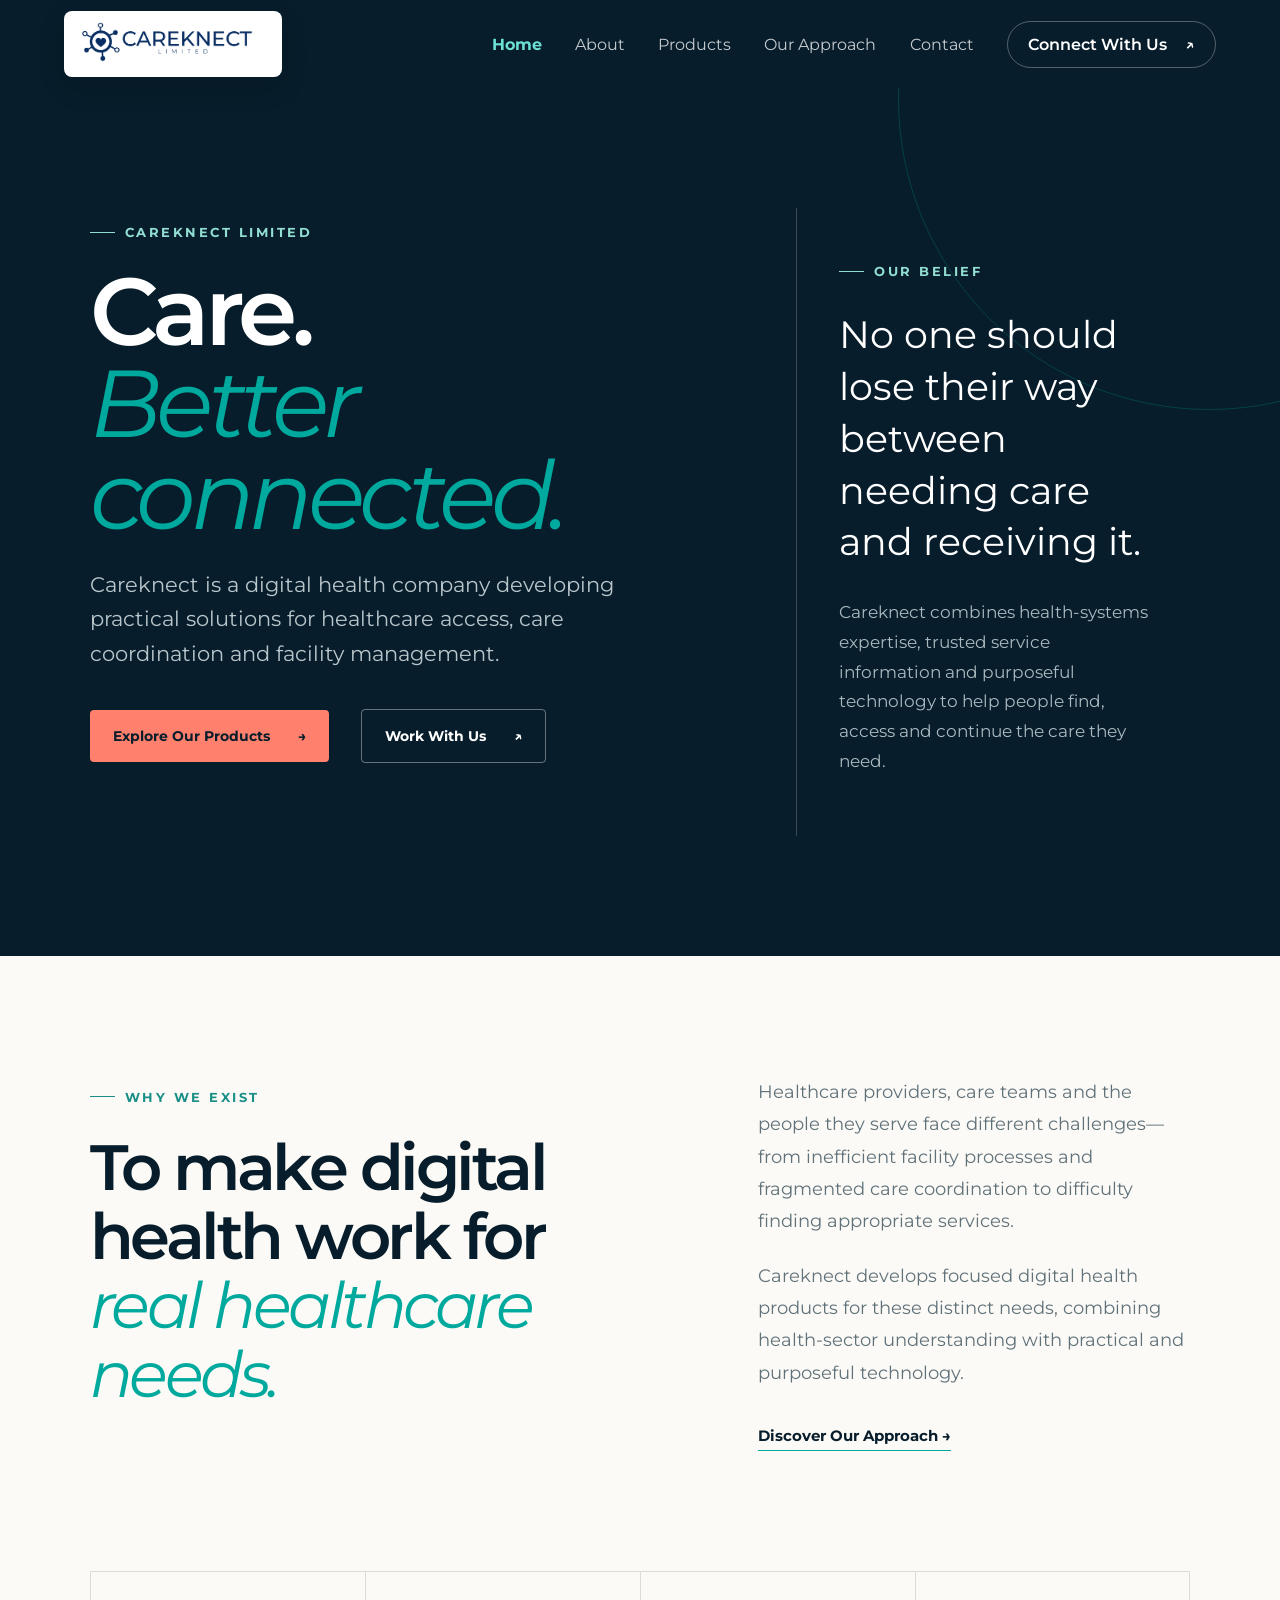
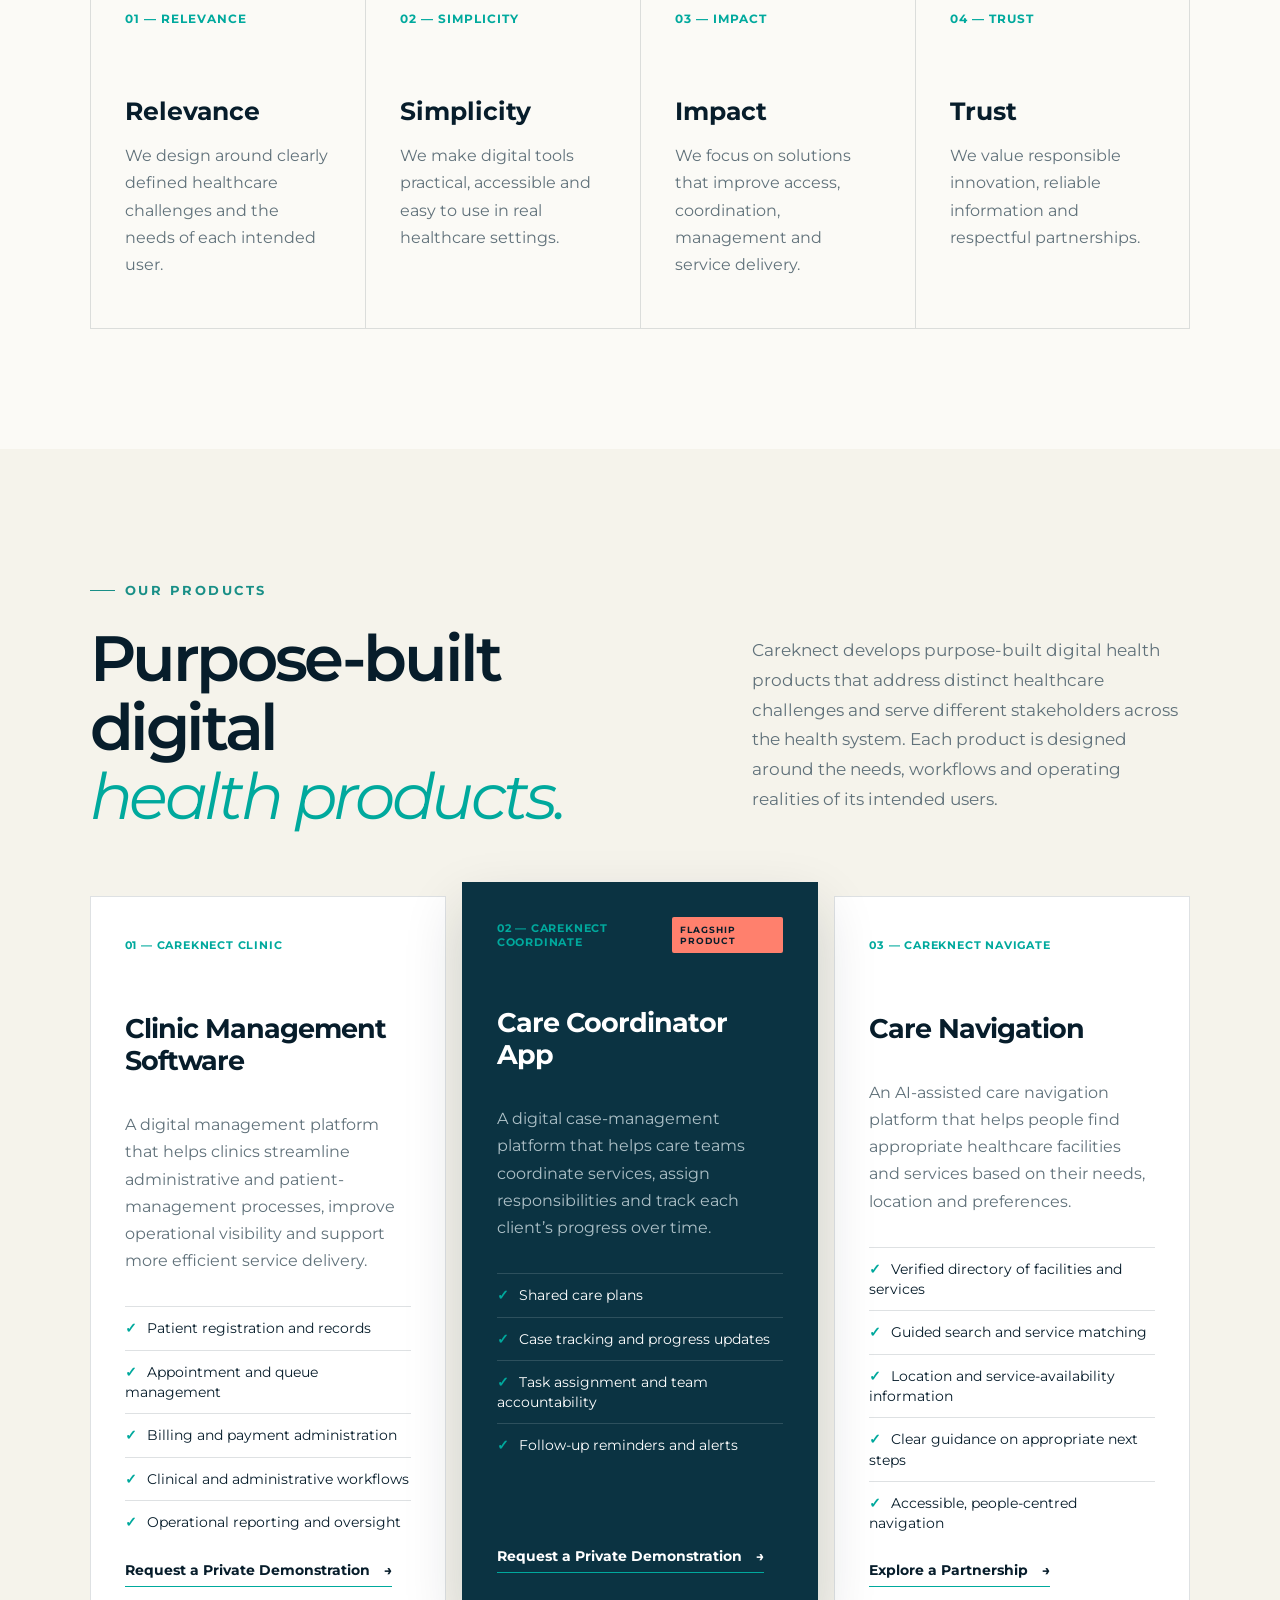
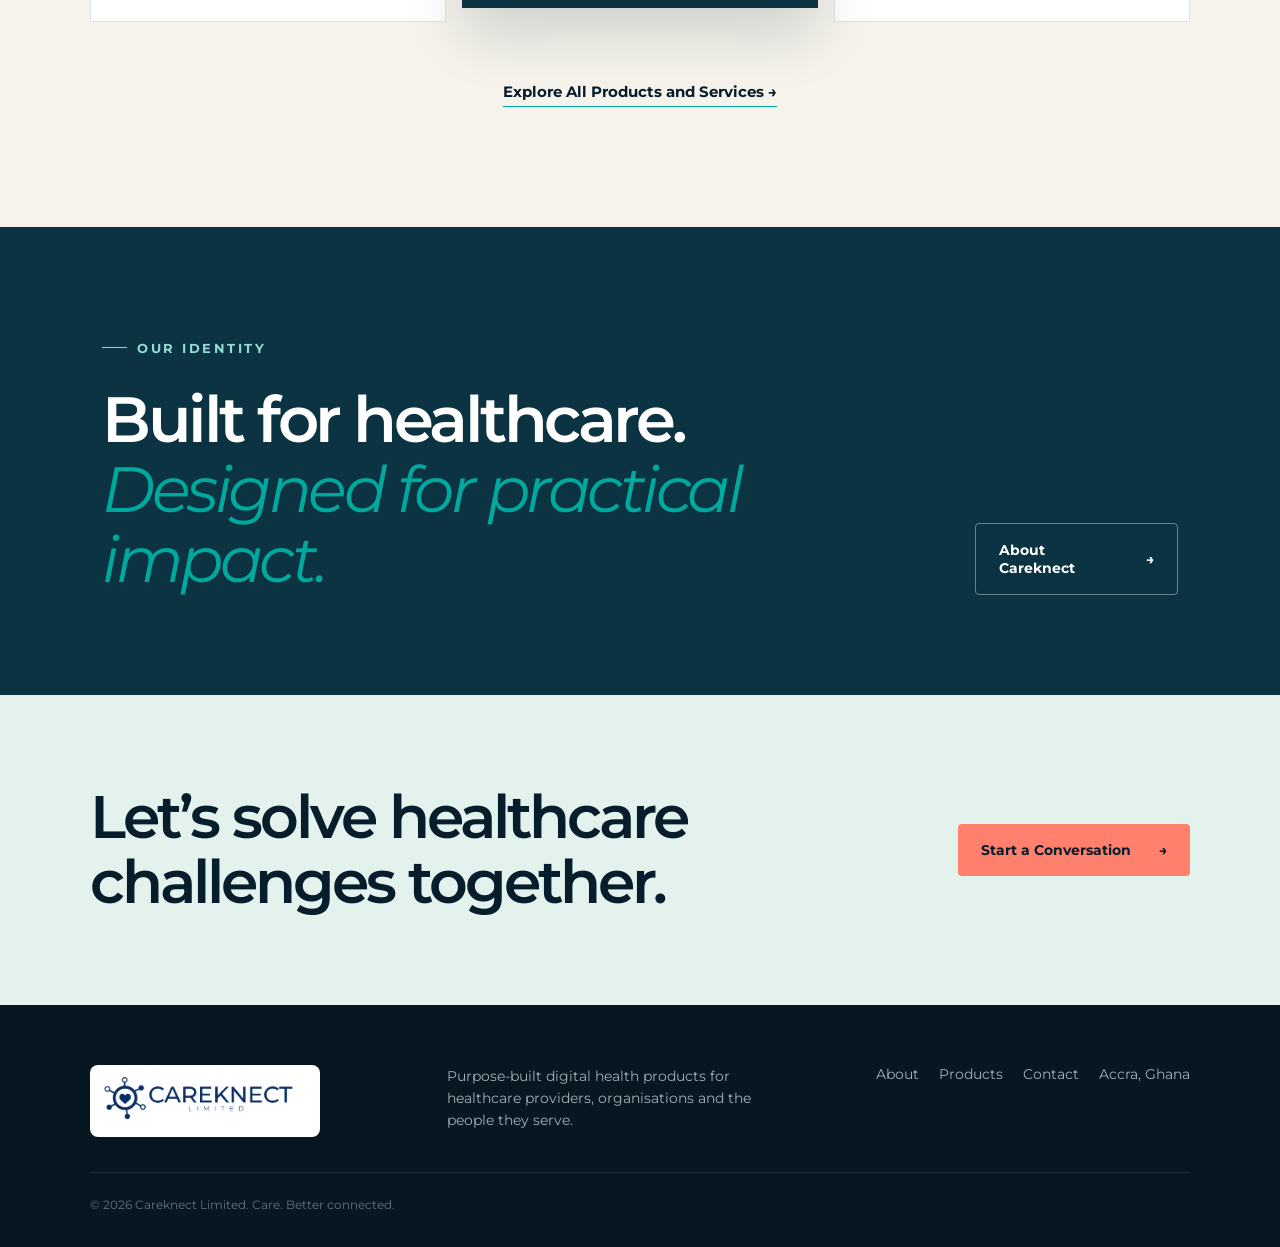
<file: index.html>
<!doctype html>
<html lang="en">
<head>
  <meta charset="UTF-8">
  <meta name="viewport" content="width=device-width, initial-scale=1">
  <meta name="description" content="Careknect is a digital health company developing practical solutions for healthcare access, care coordination and facility management.">
  <meta name="theme-color" content="#071d2b">
  <title>Careknect Limited — Care. Better connected.</title>
  <link rel="preconnect" href="https://fonts.googleapis.com"><link rel="preconnect" href="https://fonts.gstatic.com" crossorigin>
  <link href="https://fonts.googleapis.com/css2?family=Montserrat:wght@400;500;600;700;800&display=swap" rel="stylesheet">
  <link rel="stylesheet" href="styles.css"><link rel="stylesheet" href="brand.css"><link rel="stylesheet" href="pages.css"><link rel="stylesheet" href="corporate.css"><link rel="stylesheet" href="home.css">
</head>
<body>
  <header class="page-header"><div class="site-header"><a class="brand brand-logo" href="index.html" aria-label="Careknect Limited home"><img src="assets/careknect-logo.png" alt="Careknect Limited"></a><button class="menu-toggle" aria-label="Open menu" aria-expanded="false"><span></span><span></span></button><nav class="nav" aria-label="Main navigation"><a class="active" href="index.html">Home</a><a href="about.html">About</a><a href="products.html">Products</a><a href="advisory.html">Our Approach</a><a href="contact.html">Contact</a><a class="nav-cta" href="contact.html">Connect With Us <span>↗</span></a></nav></div></header>
  <main>
    <section class="home-hero"><div class="home-hero-copy reveal"><p class="eyebrow"><span></span> CAREKNECT LIMITED</p><h1>Care.<br><em>Better connected.</em></h1><p>Careknect is a digital health company developing practical solutions for healthcare access, care coordination and facility management.</p><div class="hero-actions"><a class="button button-primary" href="products.html">Explore Our Products <span>→</span></a><a class="button button-outline" href="contact.html">Work With Us <span>↗</span></a></div></div><aside class="belief-panel reveal"><p class="eyebrow"><span></span> OUR BELIEF</p><blockquote>No one should lose their way between needing care and receiving it.</blockquote><p>Careknect combines health-systems expertise, trusted service information and purposeful technology to help people find, access and continue the care they need.</p></aside></section>
    <section class="why-section"><div class="why-heading reveal"><p class="eyebrow dark"><span></span> WHY WE EXIST</p><h2>To make digital health work for <em>real healthcare needs.</em></h2></div><div class="why-copy reveal"><p>Healthcare providers, care teams and the people they serve face different challenges—from inefficient facility processes and fragmented care coordination to difficulty finding appropriate services.</p><p>Careknect develops focused digital health products for these distinct needs, combining health-sector understanding with practical and purposeful technology.</p><a class="inline-arrow" href="advisory.html">Discover Our Approach <span>→</span></a></div></section>
    <section class="home-values" aria-label="Careknect values"><article class="reveal"><span>01 — RELEVANCE</span><h3>Relevance</h3><p>We design around clearly defined healthcare challenges and the needs of each intended user.</p></article><article class="reveal"><span>02 — SIMPLICITY</span><h3>Simplicity</h3><p>We make digital tools practical, accessible and easy to use in real healthcare settings.</p></article><article class="reveal"><span>03 — IMPACT</span><h3>Impact</h3><p>We focus on solutions that improve access, coordination, management and service delivery.</p></article><article class="reveal"><span>04 — TRUST</span><h3>Trust</h3><p>We value responsible innovation, reliable information and respectful partnerships.</p></article></section>
    <section class="home-products"><div class="home-products-intro reveal"><div><p class="eyebrow dark"><span></span> OUR PRODUCTS</p><h2>Purpose-built digital<br><em>health products.</em></h2></div><p>Careknect develops purpose-built digital health products that address distinct healthcare challenges and serve different stakeholders across the health system. Each product is designed around the needs, workflows and operating realities of its intended users.</p></div><div class="home-product-grid">
      <article class="home-product-card reveal"><div class="product-kicker"><span>01 — CAREKNECT CLINIC</span></div><h3>Clinic Management Software</h3><p>A digital management platform that helps clinics streamline administrative and patient-management processes, improve operational visibility and support more efficient service delivery.</p><ul><li>Patient registration and records</li><li>Appointment and queue management</li><li>Billing and payment administration</li><li>Clinical and administrative workflows</li><li>Operational reporting and oversight</li></ul><a href="contact.html">Request a Private Demonstration <span>→</span></a></article>
      <article class="home-product-card flagship reveal"><div class="product-kicker"><span>02 — CAREKNECT COORDINATE</span><b>FLAGSHIP PRODUCT</b></div><h3>Care Coordinator App</h3><p>A digital case-management platform that helps care teams coordinate services, assign responsibilities and track each client’s progress over time.</p><ul><li>Shared care plans</li><li>Case tracking and progress updates</li><li>Task assignment and team accountability</li><li>Follow-up reminders and alerts</li></ul><a href="contact.html">Request a Private Demonstration <span>→</span></a></article>
      <article class="home-product-card reveal"><div class="product-kicker"><span>03 — CAREKNECT NAVIGATE</span></div><h3>Care Navigation</h3><p>An AI-assisted care navigation platform that helps people find appropriate healthcare facilities and services based on their needs, location and preferences.</p><ul><li>Verified directory of facilities and services</li><li>Guided search and service matching</li><li>Location and service-availability information</li><li>Clear guidance on appropriate next steps</li><li>Accessible, people-centred navigation</li></ul><a href="contact.html">Explore a Partnership <span>→</span></a></article>
    </div><div class="all-products"><a class="inline-arrow" href="products.html">Explore All Products and Services <span>→</span></a></div></section>
    <section class="home-identity reveal"><div><p class="eyebrow"><span></span> OUR IDENTITY</p><h2>Built for healthcare.<br><em>Designed for practical impact.</em></h2></div><a class="button button-outline" href="about.html">About Careknect <span>→</span></a></section>
    <section class="home-final"><h2>Let’s solve healthcare<br>challenges together.</h2><a class="button button-primary" href="contact.html">Start a Conversation <span>→</span></a></section>
  </main>
  <footer><a class="brand brand-logo footer-brand" href="index.html"><img src="assets/careknect-logo.png" alt="Careknect Limited"></a><p>Purpose-built digital health products for healthcare providers, organisations and the people they serve.</p><div><a href="about.html">About</a><a href="products.html">Products</a><a href="contact.html">Contact</a><span>Accra, Ghana</span></div><small>© 2026 Careknect Limited. Care. Better connected.</small></footer>
  <script src="script.js"></script>
</body></html>
</file>
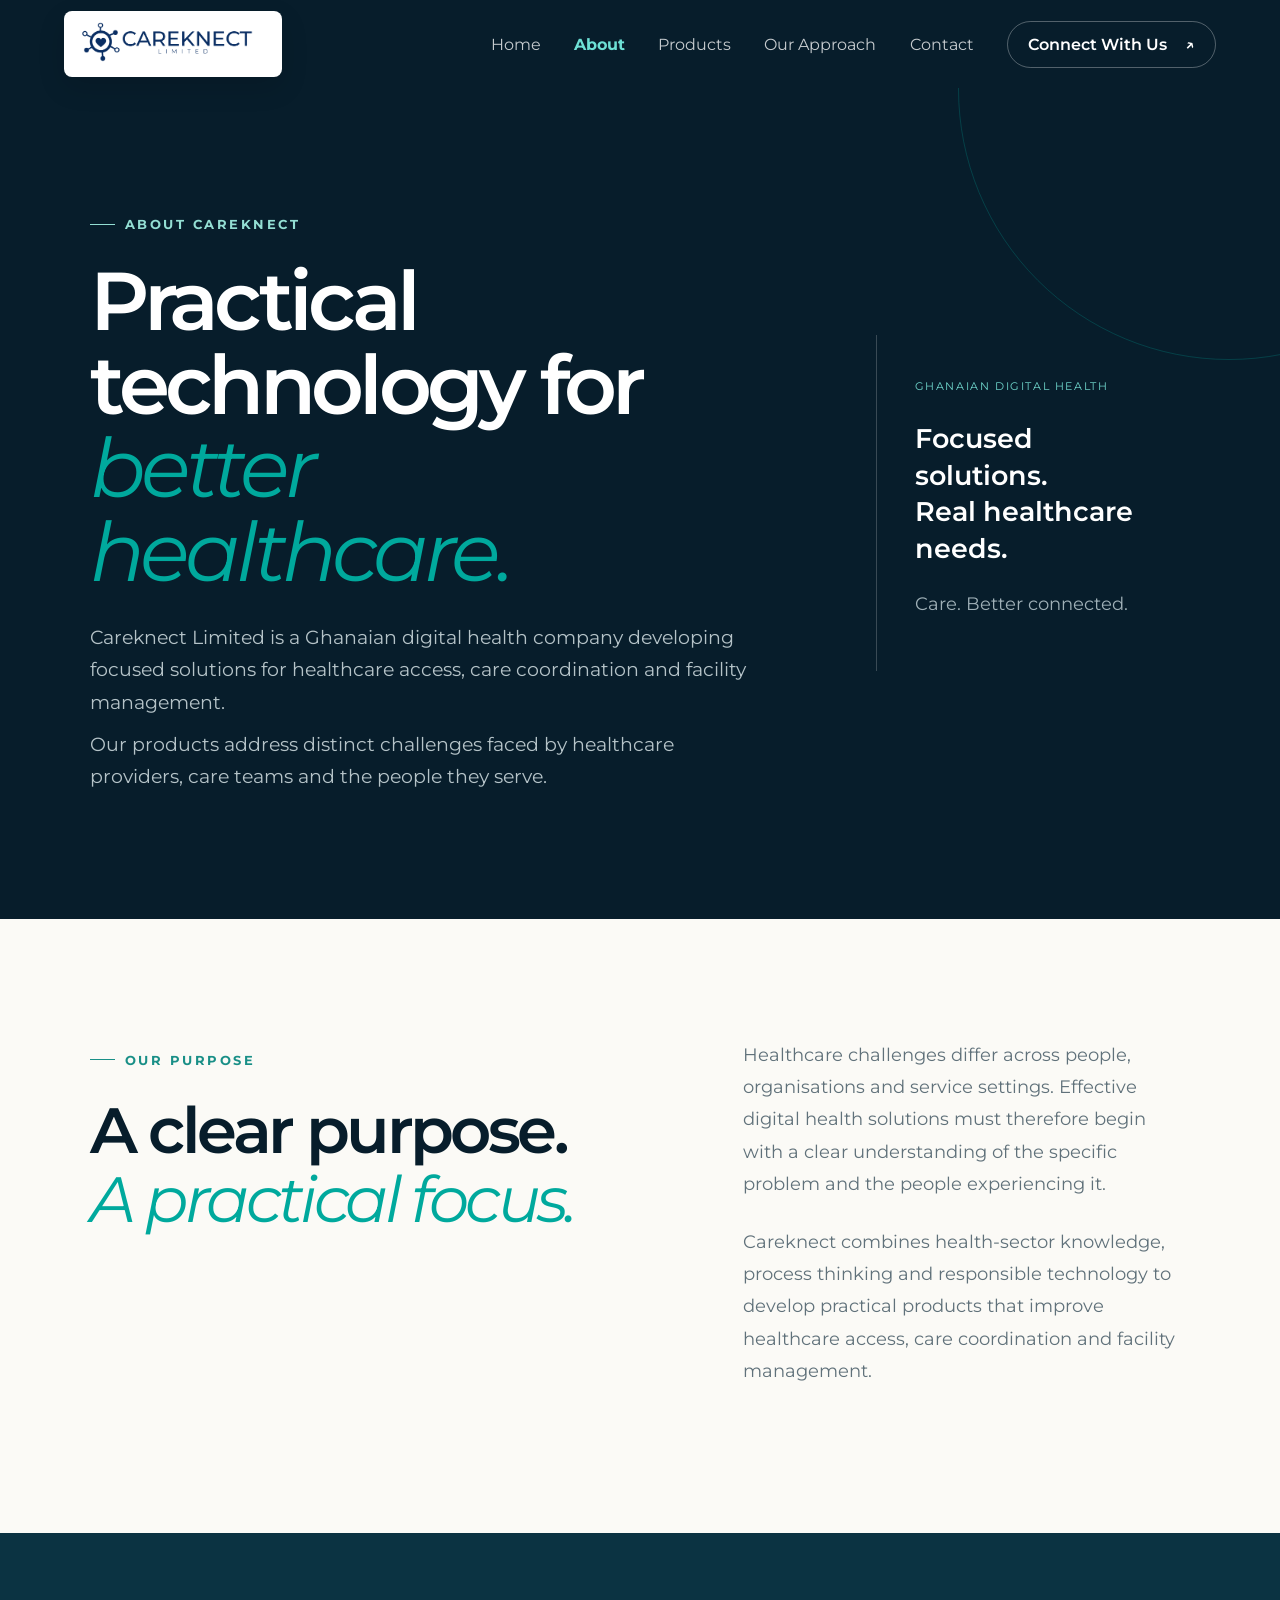
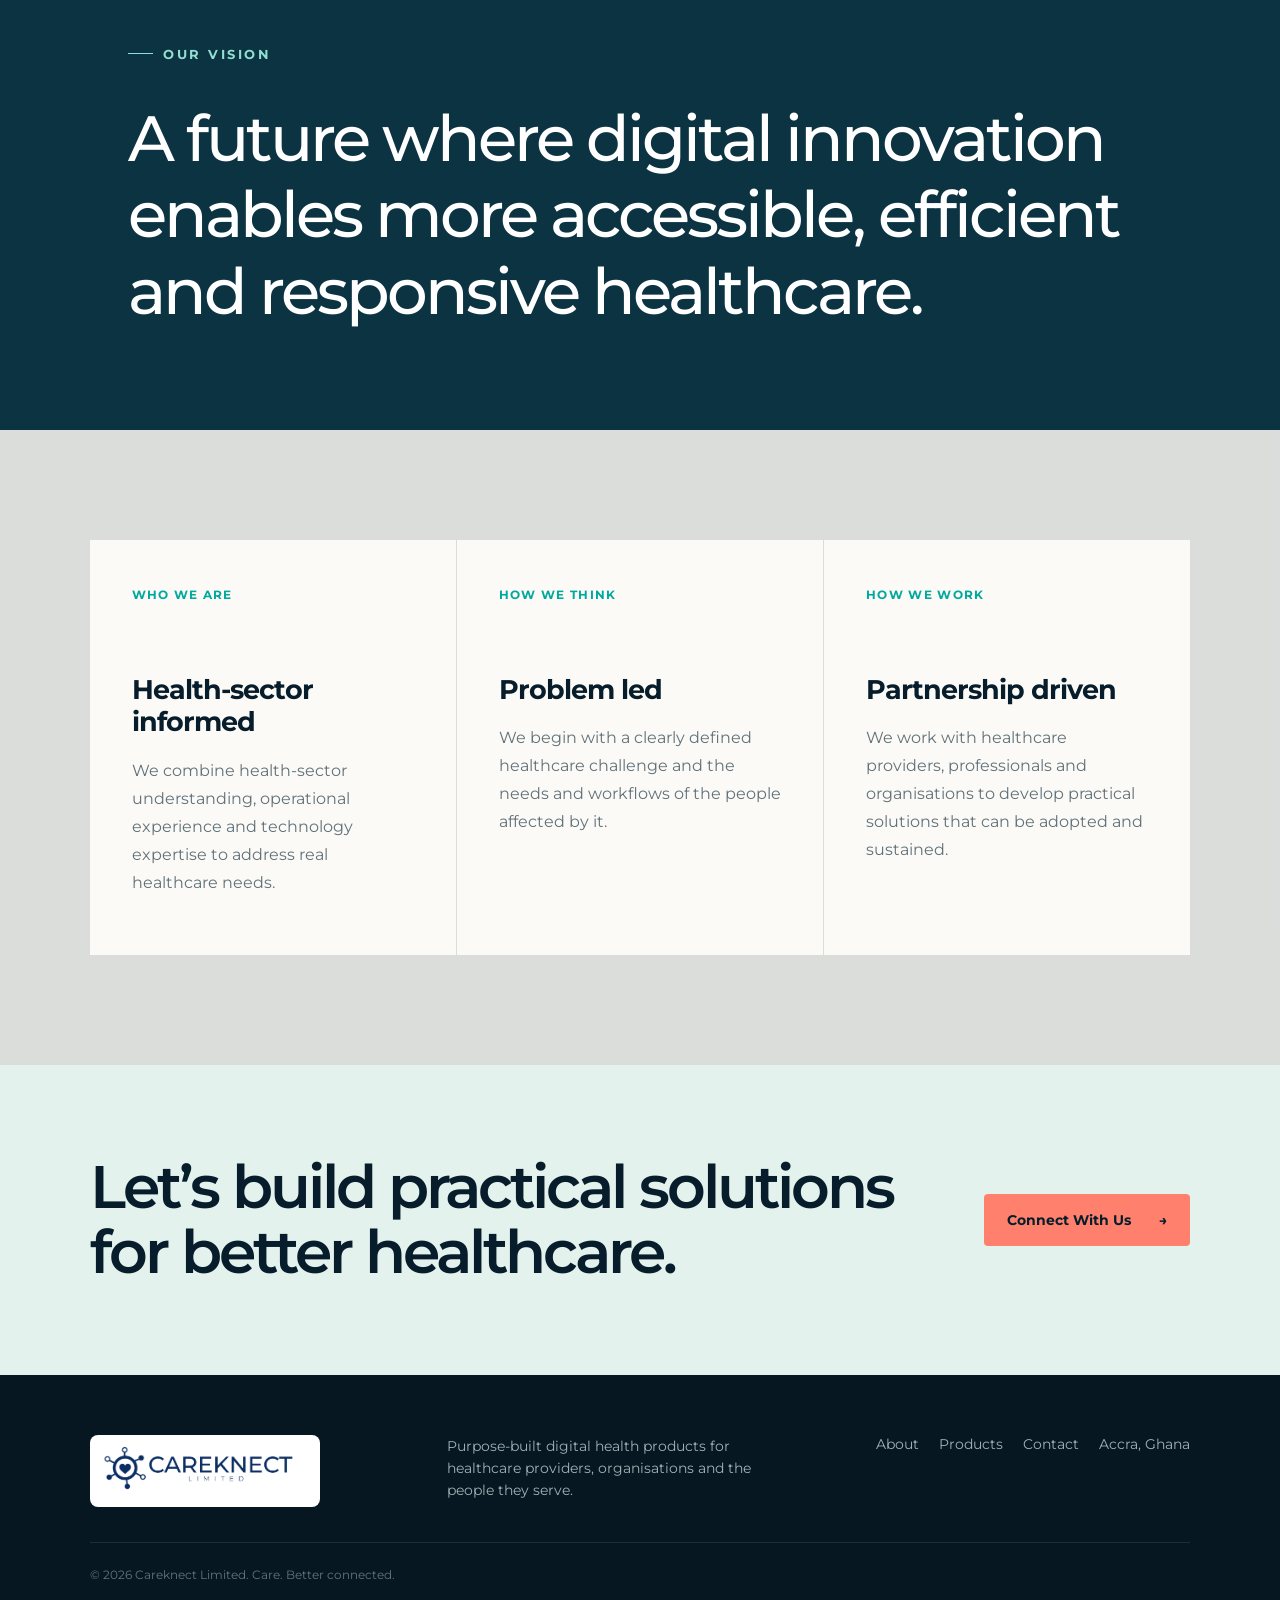
<file: about.html>
<!doctype html>
<html lang="en">
<head>
  <meta charset="UTF-8">
  <meta name="viewport" content="width=device-width, initial-scale=1">
  <meta name="description" content="Careknect Limited is a Ghanaian digital health company developing focused solutions for healthcare access, care coordination and facility management.">
  <meta name="theme-color" content="#071d2b">
  <title>About Careknect — Practical technology for better healthcare</title>
  <link rel="preconnect" href="https://fonts.googleapis.com"><link rel="preconnect" href="https://fonts.gstatic.com" crossorigin>
  <link href="https://fonts.googleapis.com/css2?family=Montserrat:wght@400;500;600;700;800&display=swap" rel="stylesheet">
  <link rel="stylesheet" href="styles.css"><link rel="stylesheet" href="brand.css"><link rel="stylesheet" href="pages.css"><link rel="stylesheet" href="corporate.css"><link rel="stylesheet" href="about.css">
</head>
<body>
  <header class="page-header"><div class="site-header"><a class="brand brand-logo" href="index.html" aria-label="Careknect Limited home"><img src="assets/careknect-logo.png" alt="Careknect Limited"></a><button class="menu-toggle" aria-label="Open menu" aria-expanded="false"><span></span><span></span></button><nav class="nav" aria-label="Main navigation"><a href="index.html">Home</a><a class="active" href="about.html">About</a><a href="products.html">Products</a><a href="advisory.html">Our Approach</a><a href="contact.html">Contact</a><a class="nav-cta" href="contact.html">Connect With Us <span>↗</span></a></nav></div></header>
  <main>
    <section class="about-hero"><div class="reveal"><p class="eyebrow"><span></span> ABOUT CAREKNECT</p><h1>Practical technology for<br><em>better healthcare.</em></h1><p>Careknect Limited is a Ghanaian digital health company developing focused solutions for healthcare access, care coordination and facility management.</p><p>Our products address distinct challenges faced by healthcare providers, care teams and the people they serve.</p></div><aside class="about-origin reveal"><span>GHANAIAN DIGITAL HEALTH</span><strong>Focused solutions.<br>Real healthcare needs.</strong><p>Care. Better connected.</p></aside></section>
    <section class="purpose-section"><div class="purpose-heading reveal"><p class="eyebrow dark"><span></span> OUR PURPOSE</p><h2>A clear purpose.<br><em>A practical focus.</em></h2></div><div class="purpose-copy reveal"><p>Healthcare challenges differ across people, organisations and service settings. Effective digital health solutions must therefore begin with a clear understanding of the specific problem and the people experiencing it.</p><p>Careknect combines health-sector knowledge, process thinking and responsible technology to develop practical products that improve healthcare access, care coordination and facility management.</p></div></section>
    <section class="vision-section reveal"><p class="eyebrow"><span></span> OUR VISION</p><blockquote>A future where digital innovation enables more accessible, efficient and responsive healthcare.</blockquote></section>
    <section class="identity-cards" aria-label="How Careknect works"><article class="reveal"><span>WHO WE ARE</span><h2>Health-sector informed</h2><p>We combine health-sector understanding, operational experience and technology expertise to address real healthcare needs.</p></article><article class="reveal"><span>HOW WE THINK</span><h2>Problem led</h2><p>We begin with a clearly defined healthcare challenge and the needs and workflows of the people affected by it.</p></article><article class="reveal"><span>HOW WE WORK</span><h2>Partnership driven</h2><p>We work with healthcare providers, professionals and organisations to develop practical solutions that can be adopted and sustained.</p></article></section>
    <section class="home-final"><h2>Let’s build practical solutions<br>for better healthcare.</h2><a class="button button-primary" href="contact.html">Connect With Us <span>→</span></a></section>
  </main>
  <footer><a class="brand brand-logo footer-brand" href="index.html"><img src="assets/careknect-logo.png" alt="Careknect Limited"></a><p>Purpose-built digital health products for healthcare providers, organisations and the people they serve.</p><div><a href="about.html">About</a><a href="products.html">Products</a><a href="contact.html">Contact</a><span>Accra, Ghana</span></div><small>© 2026 Careknect Limited. Care. Better connected.</small></footer>
  <script src="script.js"></script>
</body>
</html>
</file>
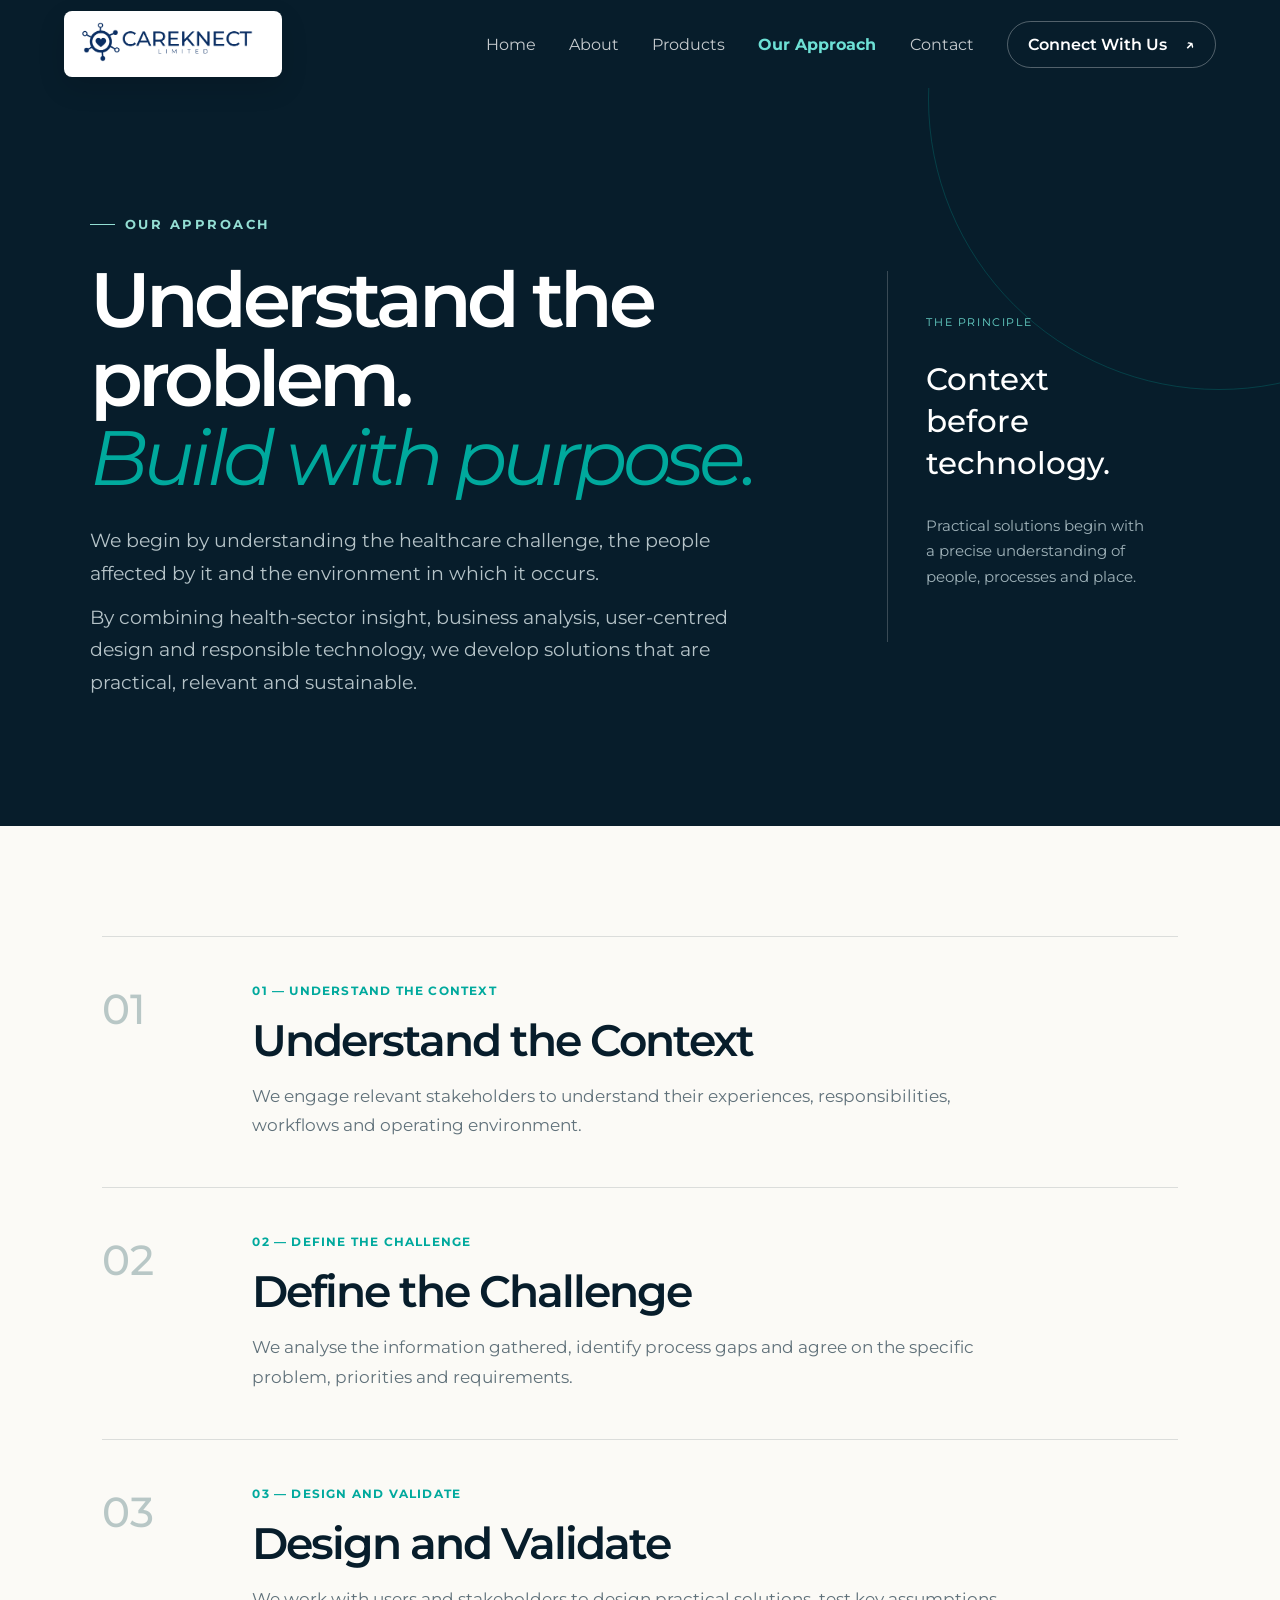
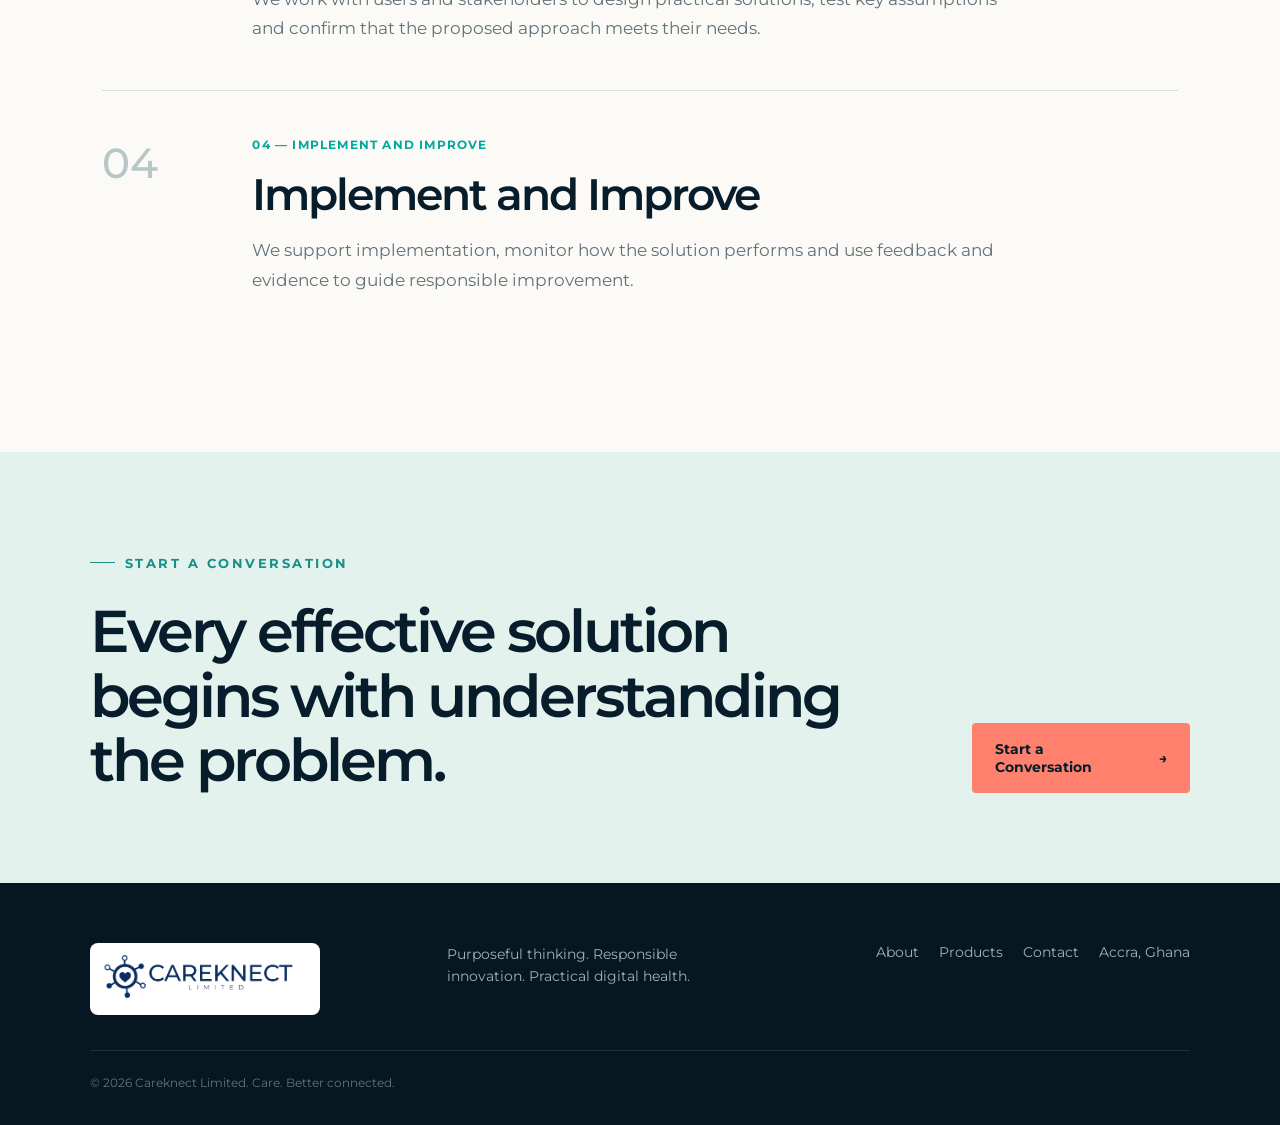
<file: advisory.html>
<!doctype html>
<html lang="en">
<head>
  <meta charset="UTF-8">
  <meta name="viewport" content="width=device-width, initial-scale=1">
  <meta name="description" content="Careknect begins with the healthcare problem, then combines health-sector insight, user-centred design and responsible technology to build practical solutions.">
  <meta name="theme-color" content="#071d2b">
  <title>Our Approach — Careknect Limited</title>
  <link rel="preconnect" href="https://fonts.googleapis.com"><link rel="preconnect" href="https://fonts.gstatic.com" crossorigin>
  <link href="https://fonts.googleapis.com/css2?family=Montserrat:wght@400;500;600;700;800&display=swap" rel="stylesheet">
  <link rel="stylesheet" href="styles.css"><link rel="stylesheet" href="brand.css"><link rel="stylesheet" href="pages.css"><link rel="stylesheet" href="corporate.css"><link rel="stylesheet" href="approach.css">
</head>
<body>
  <header class="page-header"><div class="site-header"><a class="brand brand-logo" href="index.html" aria-label="Careknect Limited home"><img src="assets/careknect-logo.png" alt="Careknect Limited"></a><button class="menu-toggle" aria-label="Open menu" aria-expanded="false"><span></span><span></span></button><nav class="nav" aria-label="Main navigation"><a href="index.html">Home</a><a href="about.html">About</a><a href="products.html">Products</a><a class="active" href="advisory.html">Our Approach</a><a href="contact.html">Contact</a><a class="nav-cta" href="contact.html">Connect With Us <span>↗</span></a></nav></div></header>
  <main>
    <section class="approach-hero"><div class="approach-hero-copy reveal"><p class="eyebrow"><span></span> OUR APPROACH</p><h1>Understand the problem.<br><em>Build with purpose.</em></h1><p>We begin by understanding the healthcare challenge, the people affected by it and the environment in which it occurs.</p><p>By combining health-sector insight, business analysis, user-centred design and responsible technology, we develop solutions that are practical, relevant and sustainable.</p></div><aside class="approach-principle reveal"><span>THE PRINCIPLE</span><strong>Context before technology.</strong><p>Practical solutions begin with a precise understanding of people, processes and place.</p></aside></section>
    <section class="approach-steps" aria-label="Careknect approach">
      <article class="reveal"><span class="step-number">01</span><div class="step-content"><p>01 — UNDERSTAND THE CONTEXT</p><h2>Understand the Context</h2><p>We engage relevant stakeholders to understand their experiences, responsibilities, workflows and operating environment.</p></div></article>
      <article class="reveal"><span class="step-number">02</span><div class="step-content"><p>02 — DEFINE THE CHALLENGE</p><h2>Define the Challenge</h2><p>We analyse the information gathered, identify process gaps and agree on the specific problem, priorities and requirements.</p></div></article>
      <article class="reveal"><span class="step-number">03</span><div class="step-content"><p>03 — DESIGN AND VALIDATE</p><h2>Design and Validate</h2><p>We work with users and stakeholders to design practical solutions, test key assumptions and confirm that the proposed approach meets their needs.</p></div></article>
      <article class="reveal"><span class="step-number">04</span><div class="step-content"><p>04 — IMPLEMENT AND IMPROVE</p><h2>Implement and Improve</h2><p>We support implementation, monitor how the solution performs and use feedback and evidence to guide responsible improvement.</p></div></article>
    </section>
    <section class="approach-final"><div><p class="eyebrow dark"><span></span> START A CONVERSATION</p><h2>Every effective solution begins with understanding the problem.</h2></div><a class="button button-primary" href="contact.html">Start a Conversation <span>→</span></a></section>
  </main>
  <footer><a class="brand brand-logo footer-brand" href="index.html"><img src="assets/careknect-logo.png" alt="Careknect Limited"></a><p>Purposeful thinking. Responsible innovation. Practical digital health.</p><div><a href="about.html">About</a><a href="products.html">Products</a><a href="contact.html">Contact</a><span>Accra, Ghana</span></div><small>© 2026 Careknect Limited. Care. Better connected.</small></footer>
  <script src="script.js"></script>
</body>
</html>
</file>
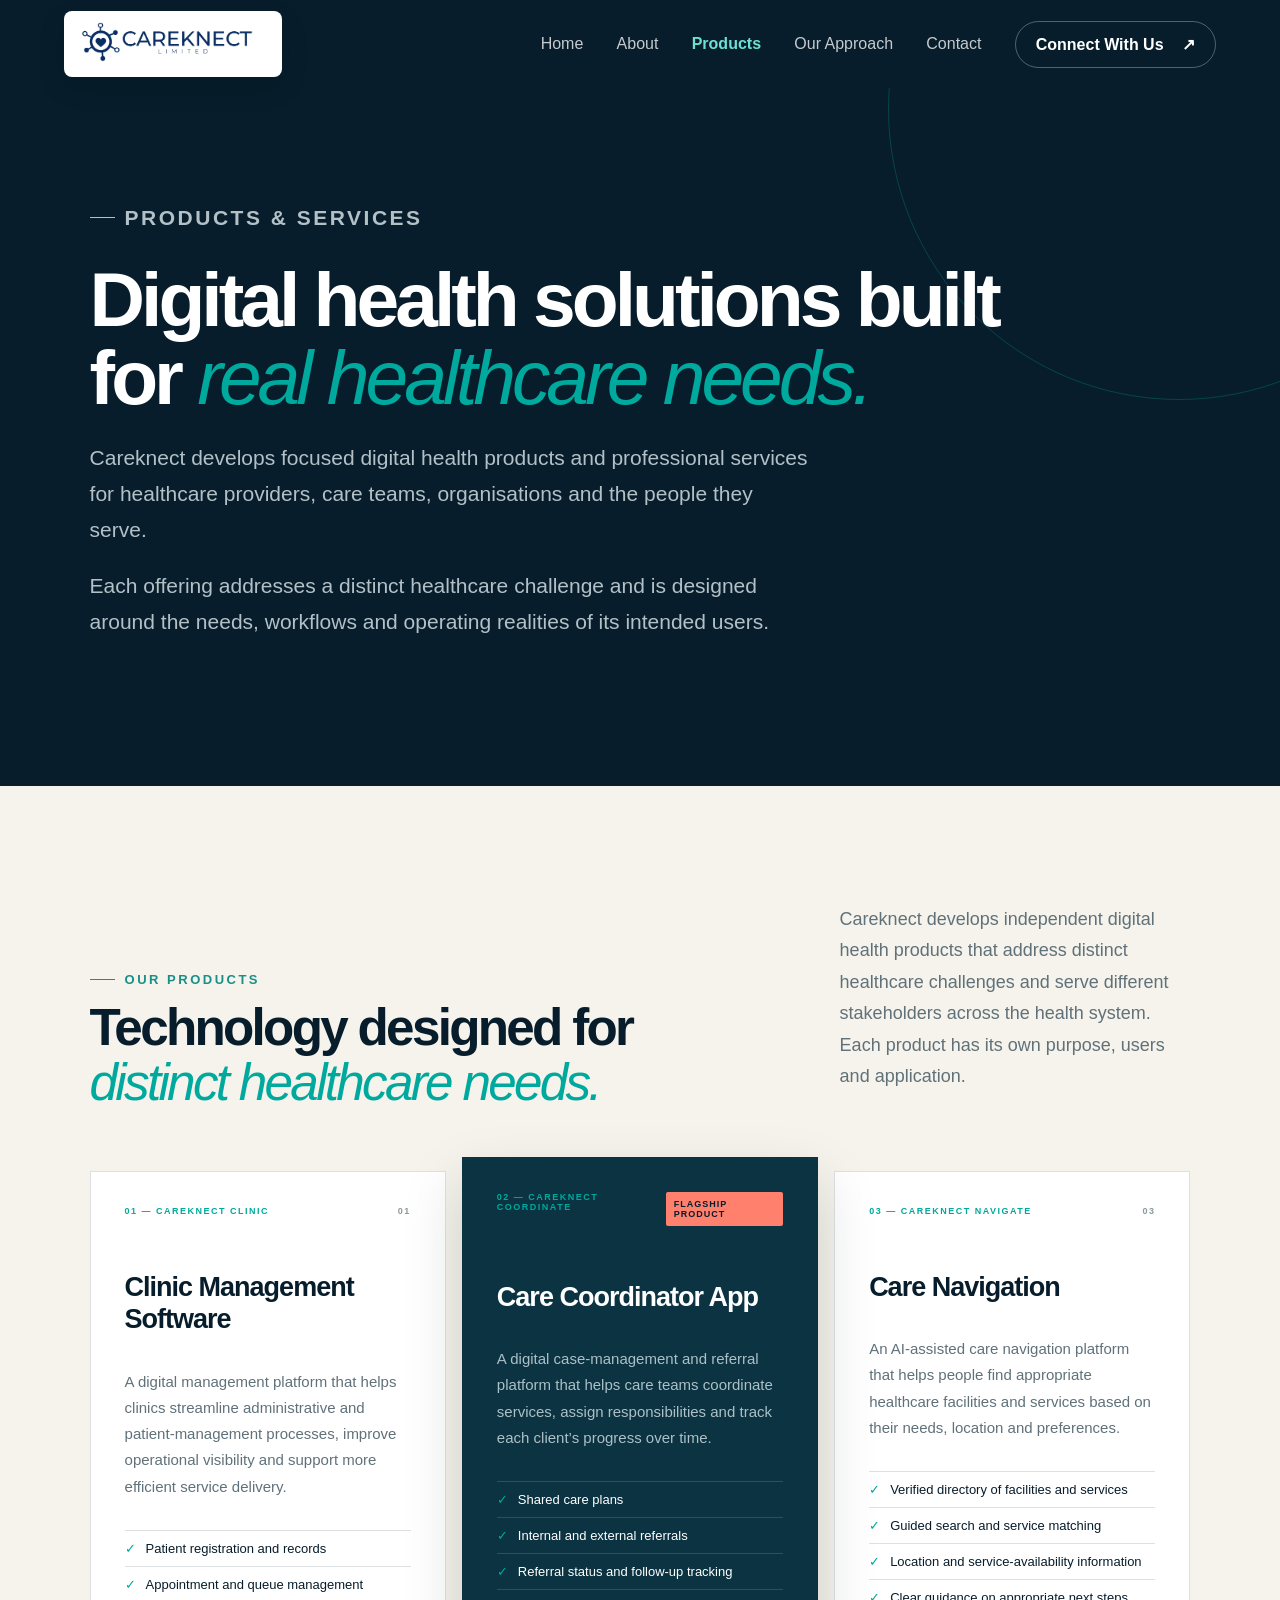
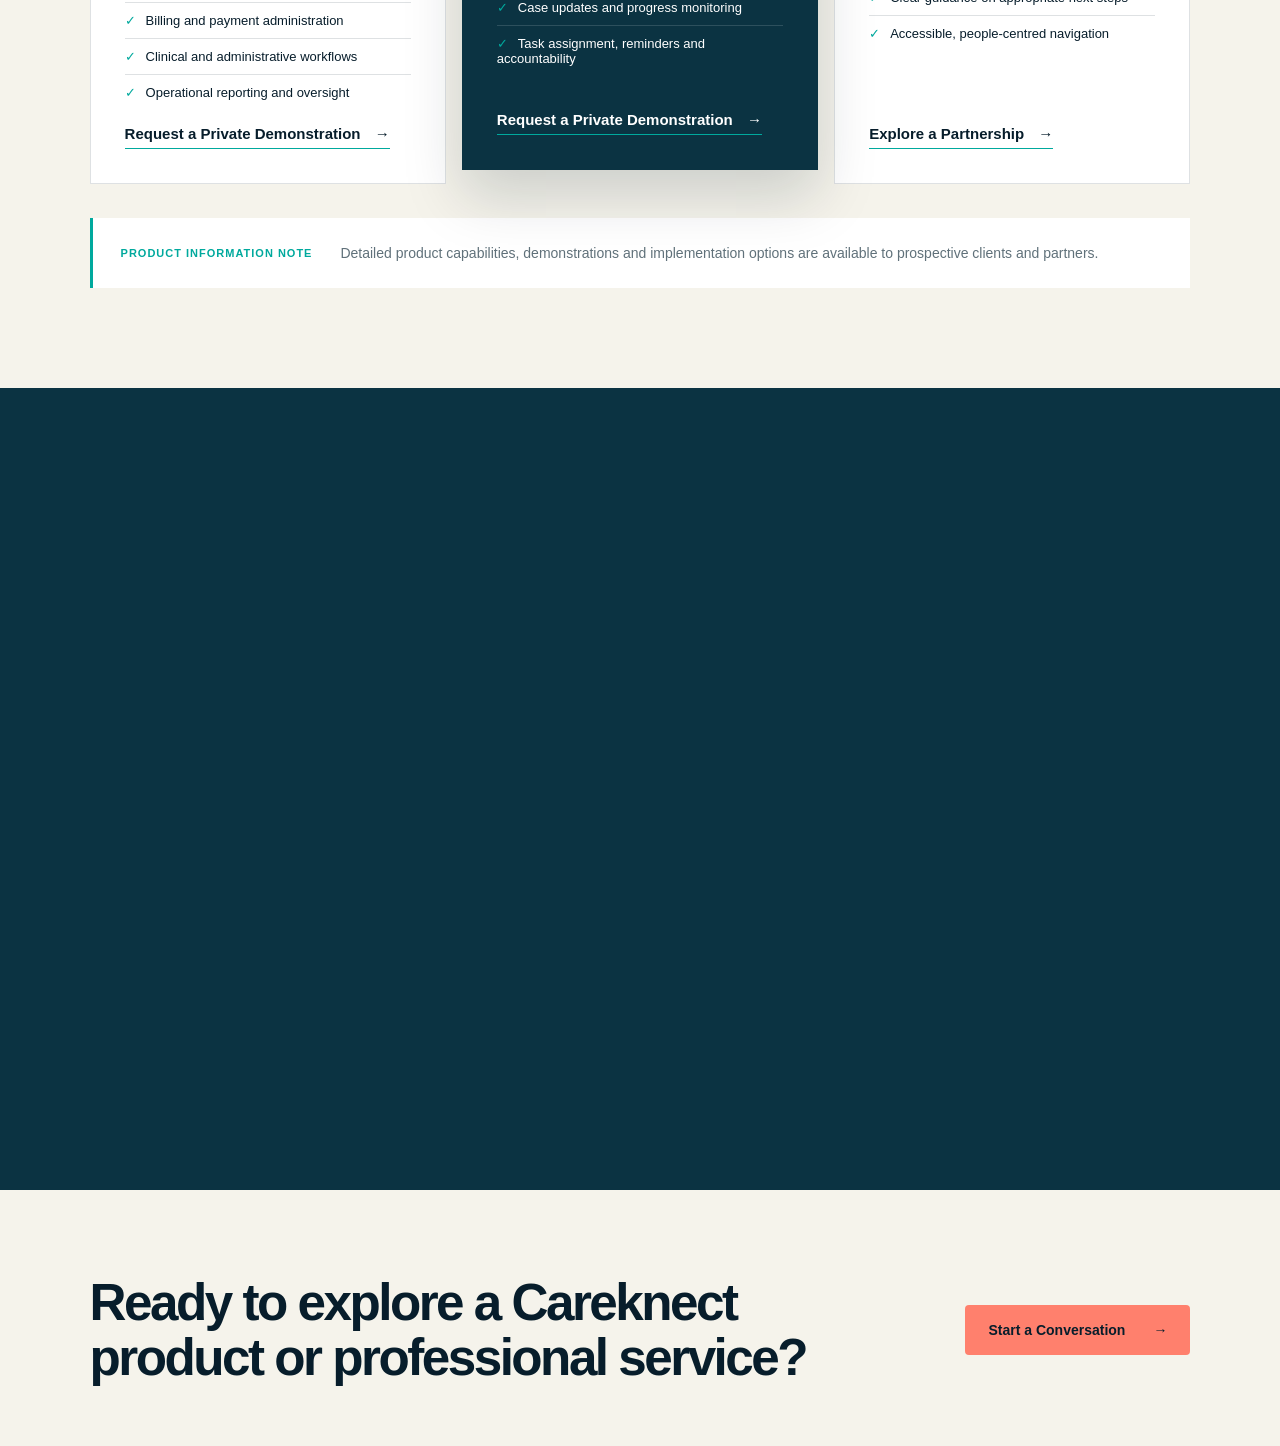
<file: clinic-management.html>
<!doctype html><html lang="en"><head><meta charset="UTF-8"><meta http-equiv="refresh" content="0;url=products.html"><meta name="robots" content="noindex"><title>Careknect</title></head><body><p><a href="products.html">Continue to Careknect products</a></p></body></html>
</file>
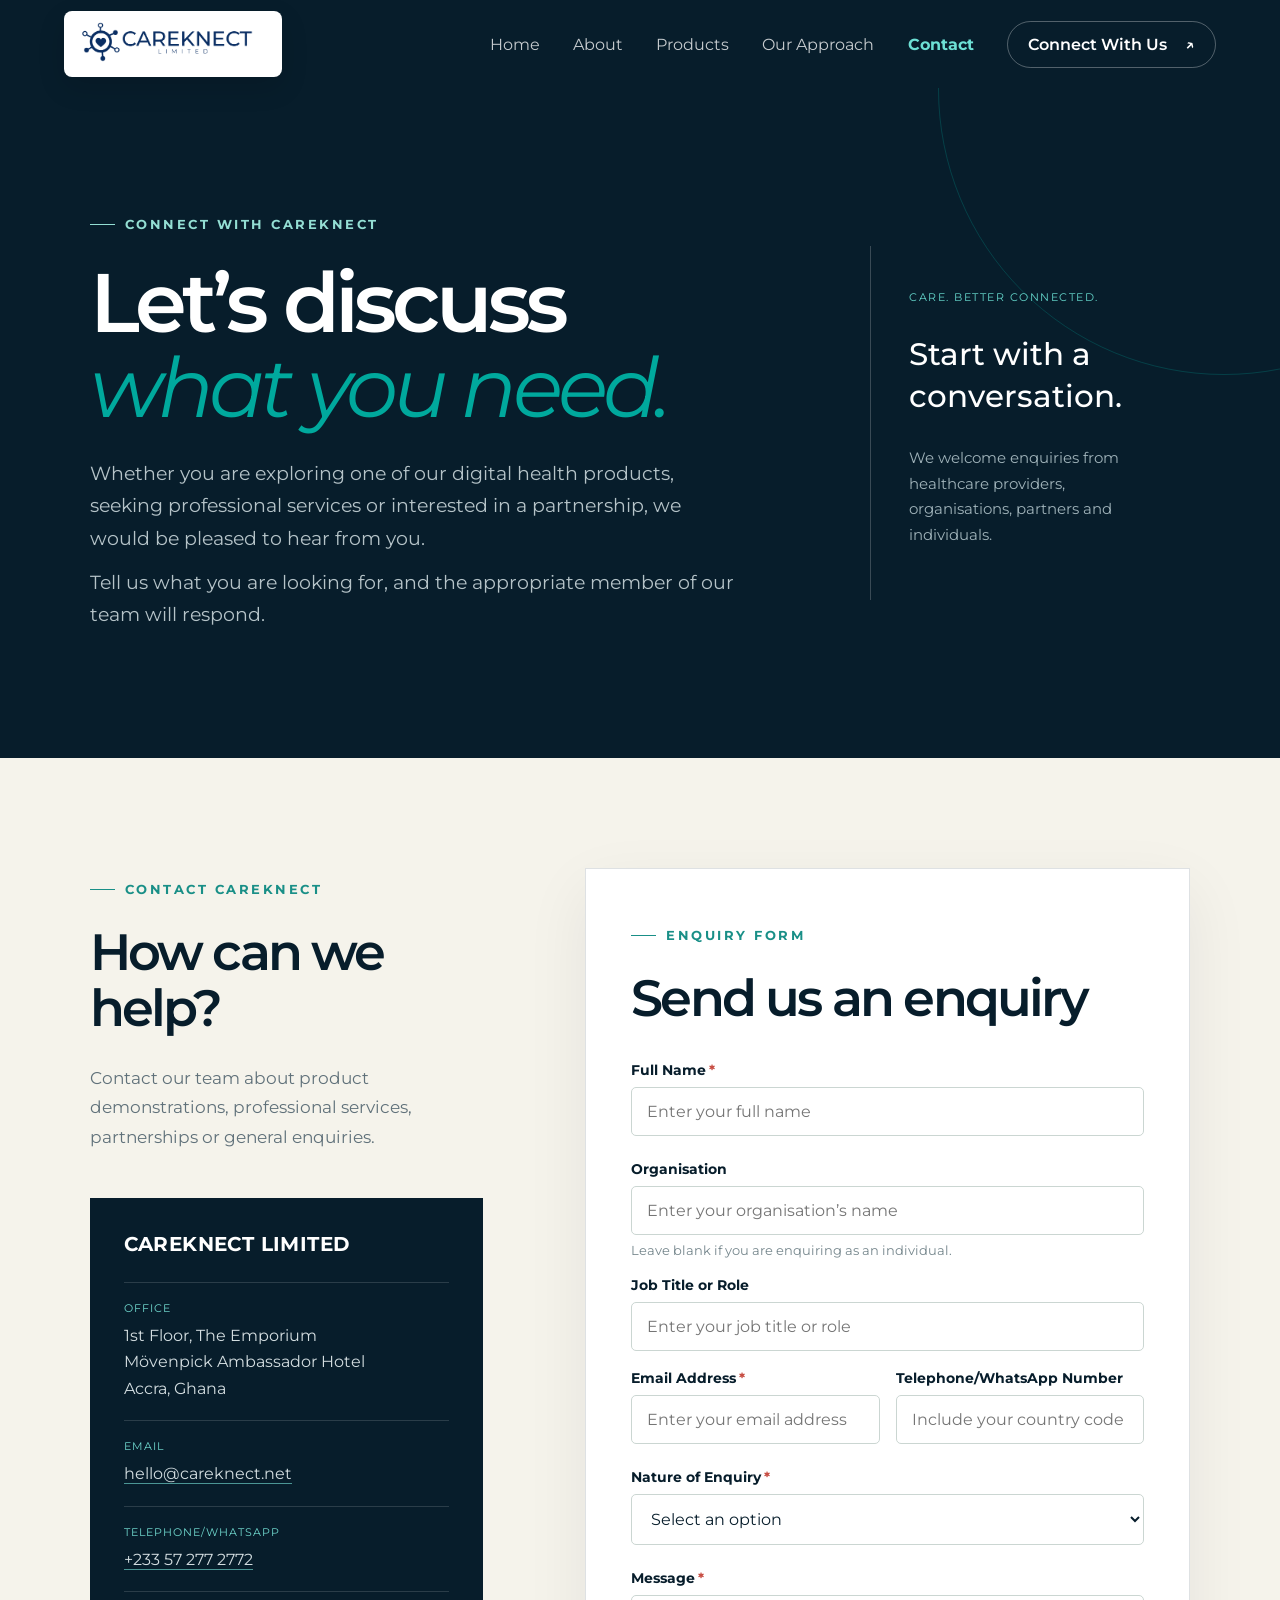
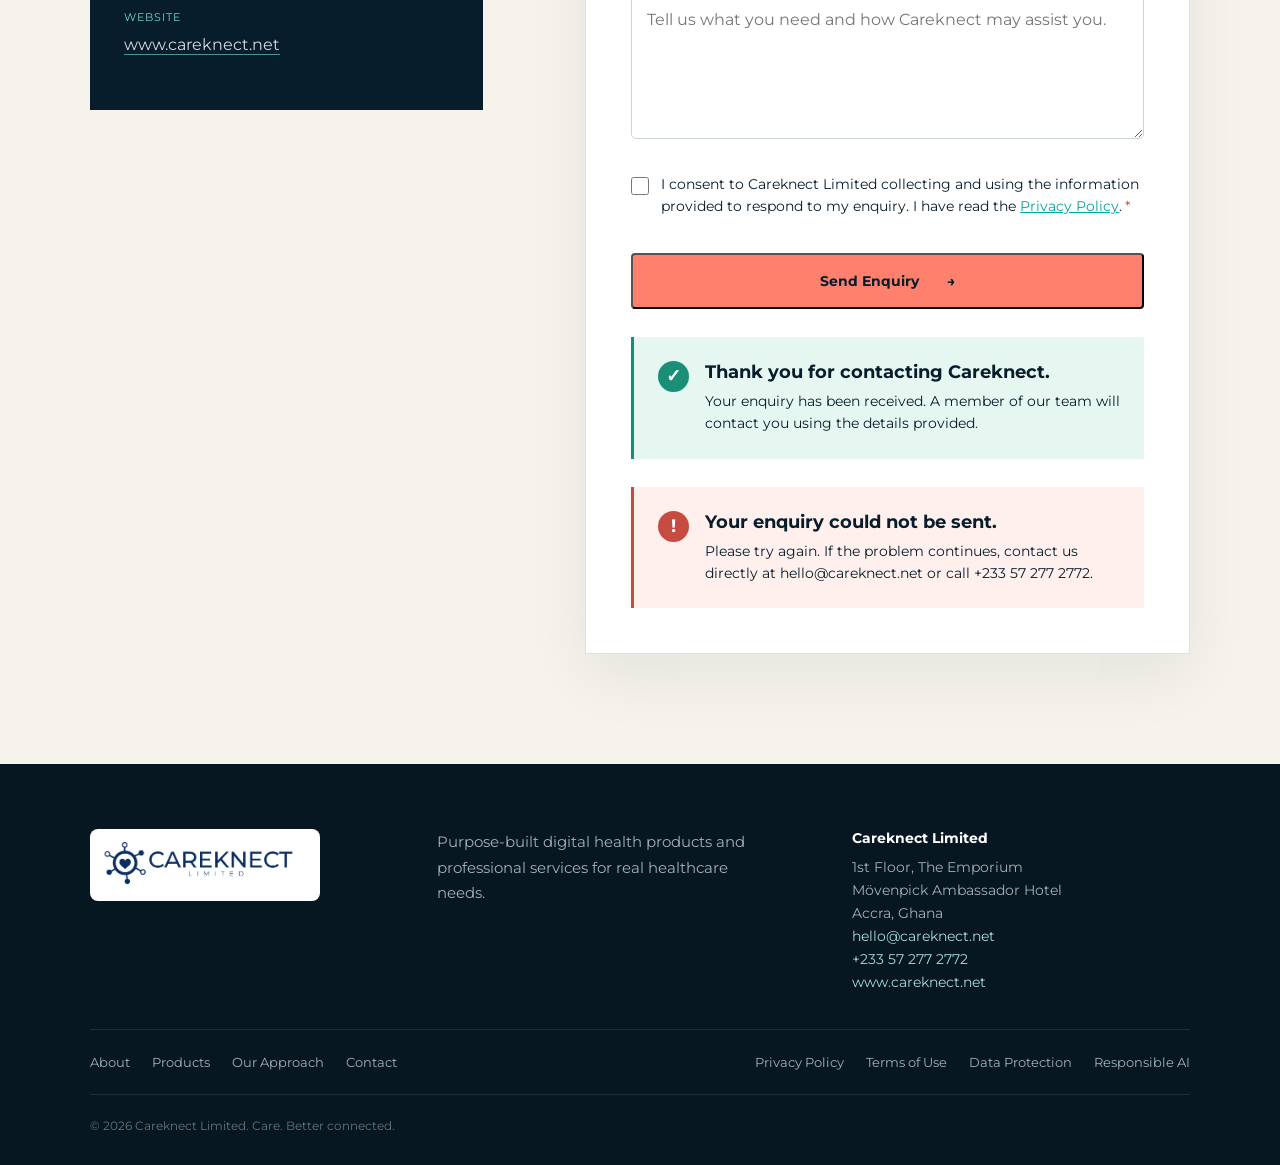
<file: contact.html>
<!doctype html>
<html lang="en">
<head>
  <meta charset="UTF-8">
  <meta name="viewport" content="width=device-width, initial-scale=1">
  <meta name="description" content="Contact Careknect about digital health products, professional services and partnership opportunities.">
  <meta name="theme-color" content="#071d2b">
  <title>Contact Careknect — Let’s discuss what you need</title>
  <link rel="preconnect" href="https://fonts.googleapis.com"><link rel="preconnect" href="https://fonts.gstatic.com" crossorigin>
  <link href="https://fonts.googleapis.com/css2?family=Montserrat:wght@400;500;600;700;800&display=swap" rel="stylesheet">
  <link rel="stylesheet" href="styles.css"><link rel="stylesheet" href="brand.css"><link rel="stylesheet" href="pages.css"><link rel="stylesheet" href="corporate.css"><link rel="stylesheet" href="contact.css">
</head>
<body>
  <header class="page-header"><div class="site-header"><a class="brand brand-logo" href="index.html" aria-label="Careknect Limited home"><img src="assets/careknect-logo.png" alt="Careknect Limited"></a><button class="menu-toggle" aria-label="Open menu" aria-expanded="false"><span></span><span></span></button><nav class="nav" aria-label="Main navigation"><a href="index.html">Home</a><a href="about.html">About</a><a href="products.html">Products</a><a href="advisory.html">Our Approach</a><a class="active" href="contact.html">Contact</a><a class="nav-cta" href="#enquiry">Connect With Us <span>↗</span></a></nav></div></header>
  <main>
    <section class="contact-hero"><div class="reveal"><p class="eyebrow"><span></span> CONNECT WITH CAREKNECT</p><h1>Let’s discuss<br><em>what you need.</em></h1><p>Whether you are exploring one of our digital health products, seeking professional services or interested in a partnership, we would be pleased to hear from you.</p><p>Tell us what you are looking for, and the appropriate member of our team will respond.</p></div><aside class="contact-hero-note reveal"><span>CARE. BETTER CONNECTED.</span><strong>Start with a conversation.</strong><p>We welcome enquiries from healthcare providers, organisations, partners and individuals.</p></aside></section>
    <section class="contact-main" id="enquiry">
      <div class="contact-details reveal"><p class="eyebrow dark"><span></span> CONTACT CAREKNECT</p><h2>How can we help?</h2><p>Contact our team about product demonstrations, professional services, partnerships or general enquiries.</p><div class="company-card"><h3>Careknect Limited</h3><dl><div><dt>Office</dt><dd>1st Floor, The Emporium<br>Mövenpick Ambassador Hotel<br>Accra, Ghana</dd></div><div><dt>Email</dt><dd><a href="mailto:hello@careknect.net">hello@careknect.net</a></dd></div><div><dt>Telephone/WhatsApp</dt><dd><a href="tel:+233572772772">+233 57 277 2772</a></dd></div><div><dt>Website</dt><dd><a href="https://www.careknect.net">www.careknect.net</a></dd></div></dl></div></div>
      <div class="enquiry-panel reveal"><p class="eyebrow dark"><span></span> ENQUIRY FORM</p><h2>Send us an enquiry</h2>
        <form id="contact-form" novalidate>
          <div class="field"><label for="full-name">Full Name<span>*</span></label><input id="full-name" name="fullName" autocomplete="name" placeholder="Enter your full name" required><p class="field-error" id="full-name-error"></p></div>
          <div class="field"><label for="organisation">Organisation</label><input id="organisation" name="organisation" autocomplete="organization" placeholder="Enter your organisation’s name"><small>Leave blank if you are enquiring as an individual.</small></div>
          <div class="field"><label for="job-title">Job Title or Role</label><input id="job-title" name="jobTitle" autocomplete="organization-title" placeholder="Enter your job title or role"></div>
          <div class="form-row"><div class="field"><label for="email">Email Address<span>*</span></label><input id="email" name="email" type="email" autocomplete="email" placeholder="Enter your email address" required><p class="field-error" id="email-error"></p></div><div class="field"><label for="telephone">Telephone/WhatsApp Number</label><input id="telephone" name="telephone" type="tel" autocomplete="tel" placeholder="Include your country code"><p class="field-error" id="telephone-error"></p></div></div>
          <div class="field"><label for="enquiry-type">Nature of Enquiry<span>*</span></label><select id="enquiry-type" name="enquiryType" required><option value="">Select an option</option><option>Clinic Management Software</option><option>Care Coordinator App</option><option>Care Navigation</option><option>Professional Services</option><option>Partnership Opportunity</option><option>General Enquiry</option></select><p class="field-error" id="enquiry-type-error"></p></div>
          <div class="field"><label for="message">Message<span>*</span></label><textarea id="message" name="message" rows="6" placeholder="Tell us what you need and how Careknect may assist you." required></textarea><p class="field-error" id="message-error"></p></div>
          <div class="consent-field"><input id="consent" name="consent" type="checkbox" required><label for="consent">I consent to Careknect Limited collecting and using the information provided to respond to my enquiry. I have read the <a href="mailto:hello@careknect.net?subject=Privacy%20Policy%20Request">Privacy Policy</a>.<span>*</span></label><p class="field-error" id="consent-error"></p></div>
          <button class="button button-primary" type="submit">Send Enquiry <span>→</span></button>
        </form>
        <div class="form-status success" id="form-success" role="status" hidden><span>✓</span><div><h3>Thank you for contacting Careknect.</h3><p>Your enquiry has been received. A member of our team will contact you using the details provided.</p></div></div>
        <div class="form-status error" id="form-error" role="alert" hidden><span>!</span><div><h3>Your enquiry could not be sent.</h3><p>Please try again. If the problem continues, contact us directly at <a href="mailto:hello@careknect.net">hello@careknect.net</a> or call <a href="tel:+233572772772">+233 57 277 2772</a>.</p></div></div>
      </div>
    </section>
  </main>
  <footer class="contact-footer"><div class="footer-main"><a class="brand brand-logo footer-brand" href="index.html"><img src="assets/careknect-logo.png" alt="Careknect Limited"></a><p>Purpose-built digital health products and professional services for real healthcare needs.</p><address><strong>Careknect Limited</strong><span>1st Floor, The Emporium</span><span>Mövenpick Ambassador Hotel</span><span>Accra, Ghana</span><a href="mailto:hello@careknect.net">hello@careknect.net</a><a href="tel:+233572772772">+233 57 277 2772</a><a href="https://www.careknect.net">www.careknect.net</a></address></div><div class="footer-links"><nav aria-label="Footer navigation"><a href="about.html">About</a><a href="products.html">Products</a><a href="advisory.html">Our Approach</a><a href="contact.html">Contact</a></nav><nav aria-label="Policies"><a href="mailto:hello@careknect.net?subject=Privacy%20Policy%20Request">Privacy Policy</a><a href="mailto:hello@careknect.net?subject=Terms%20of%20Use%20Request">Terms of Use</a><a href="mailto:hello@careknect.net?subject=Data%20Protection%20Information%20Request">Data Protection</a><a href="mailto:hello@careknect.net?subject=Responsible%20AI%20Information%20Request">Responsible AI</a></nav></div><small>© 2026 Careknect Limited. Care. Better connected.</small></footer>
  <script src="script.js"></script><script src="contact.js"></script>
</body>
</html>
</file>
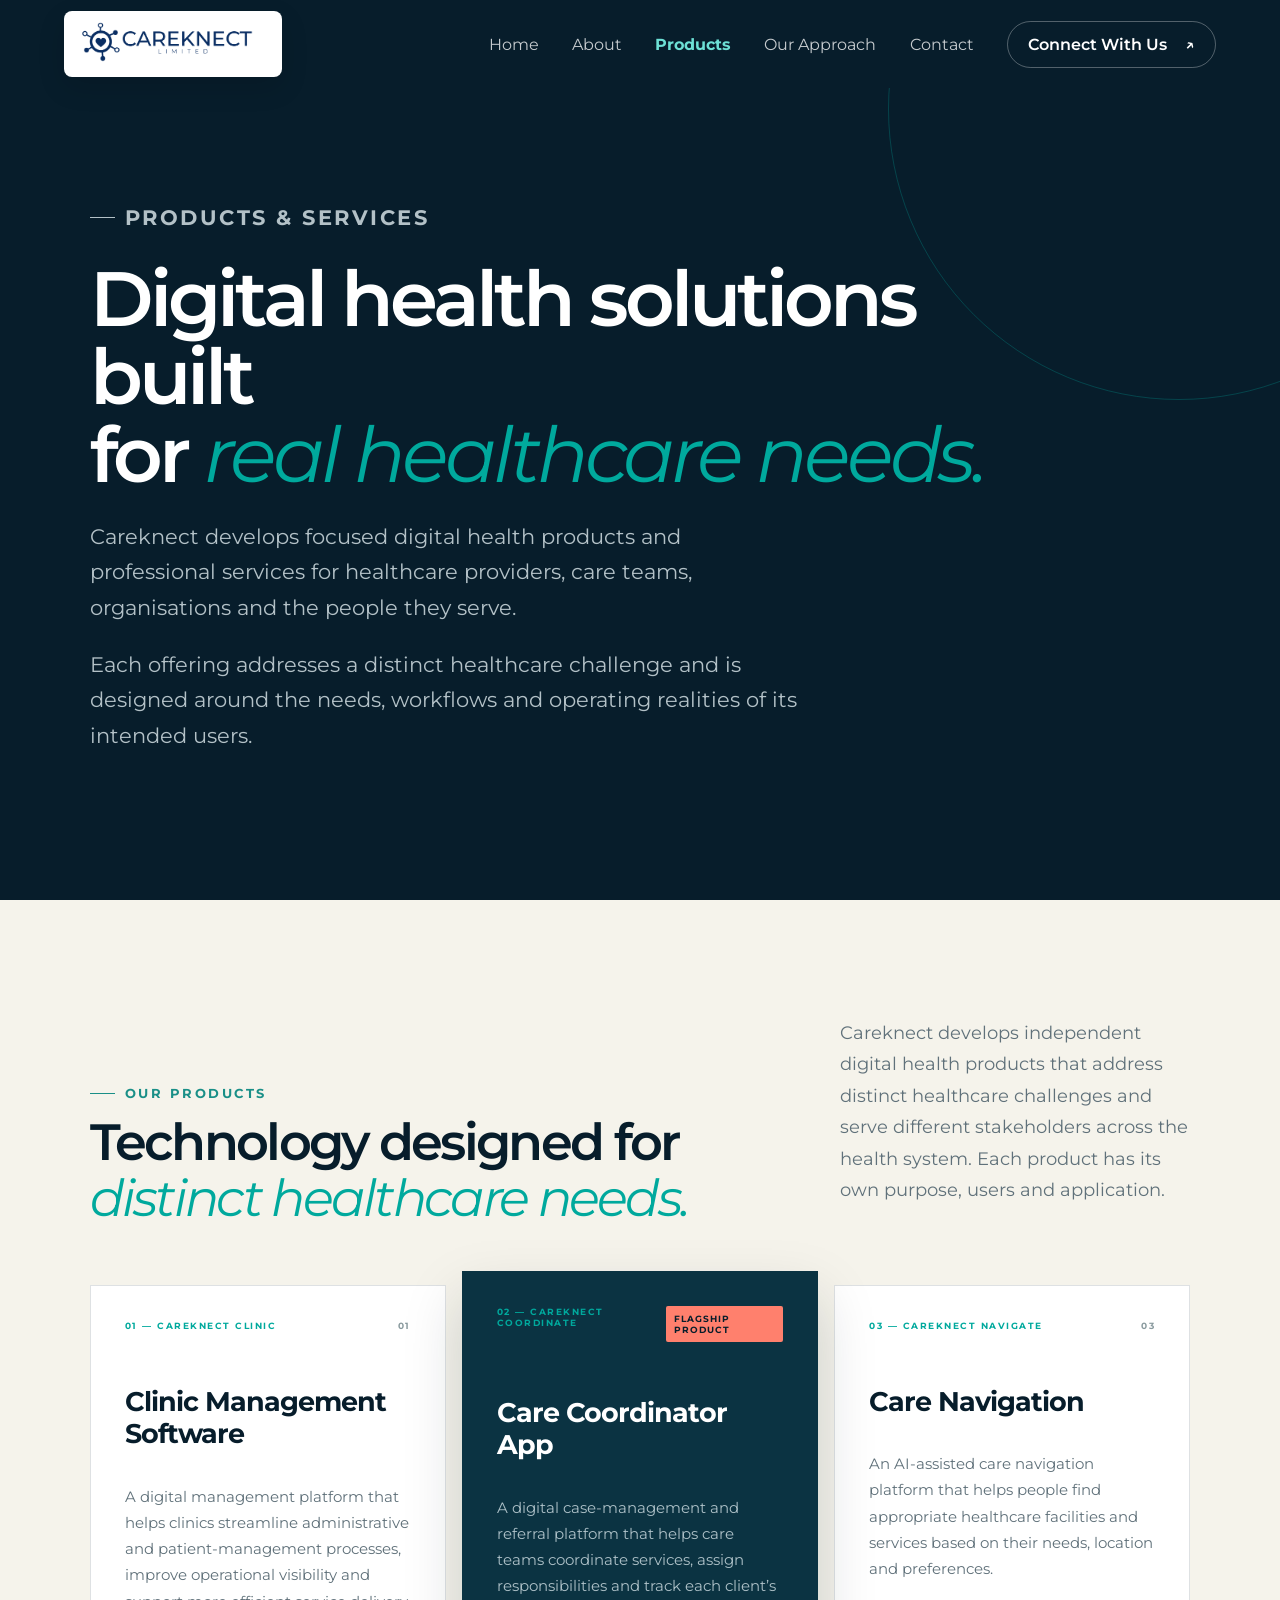
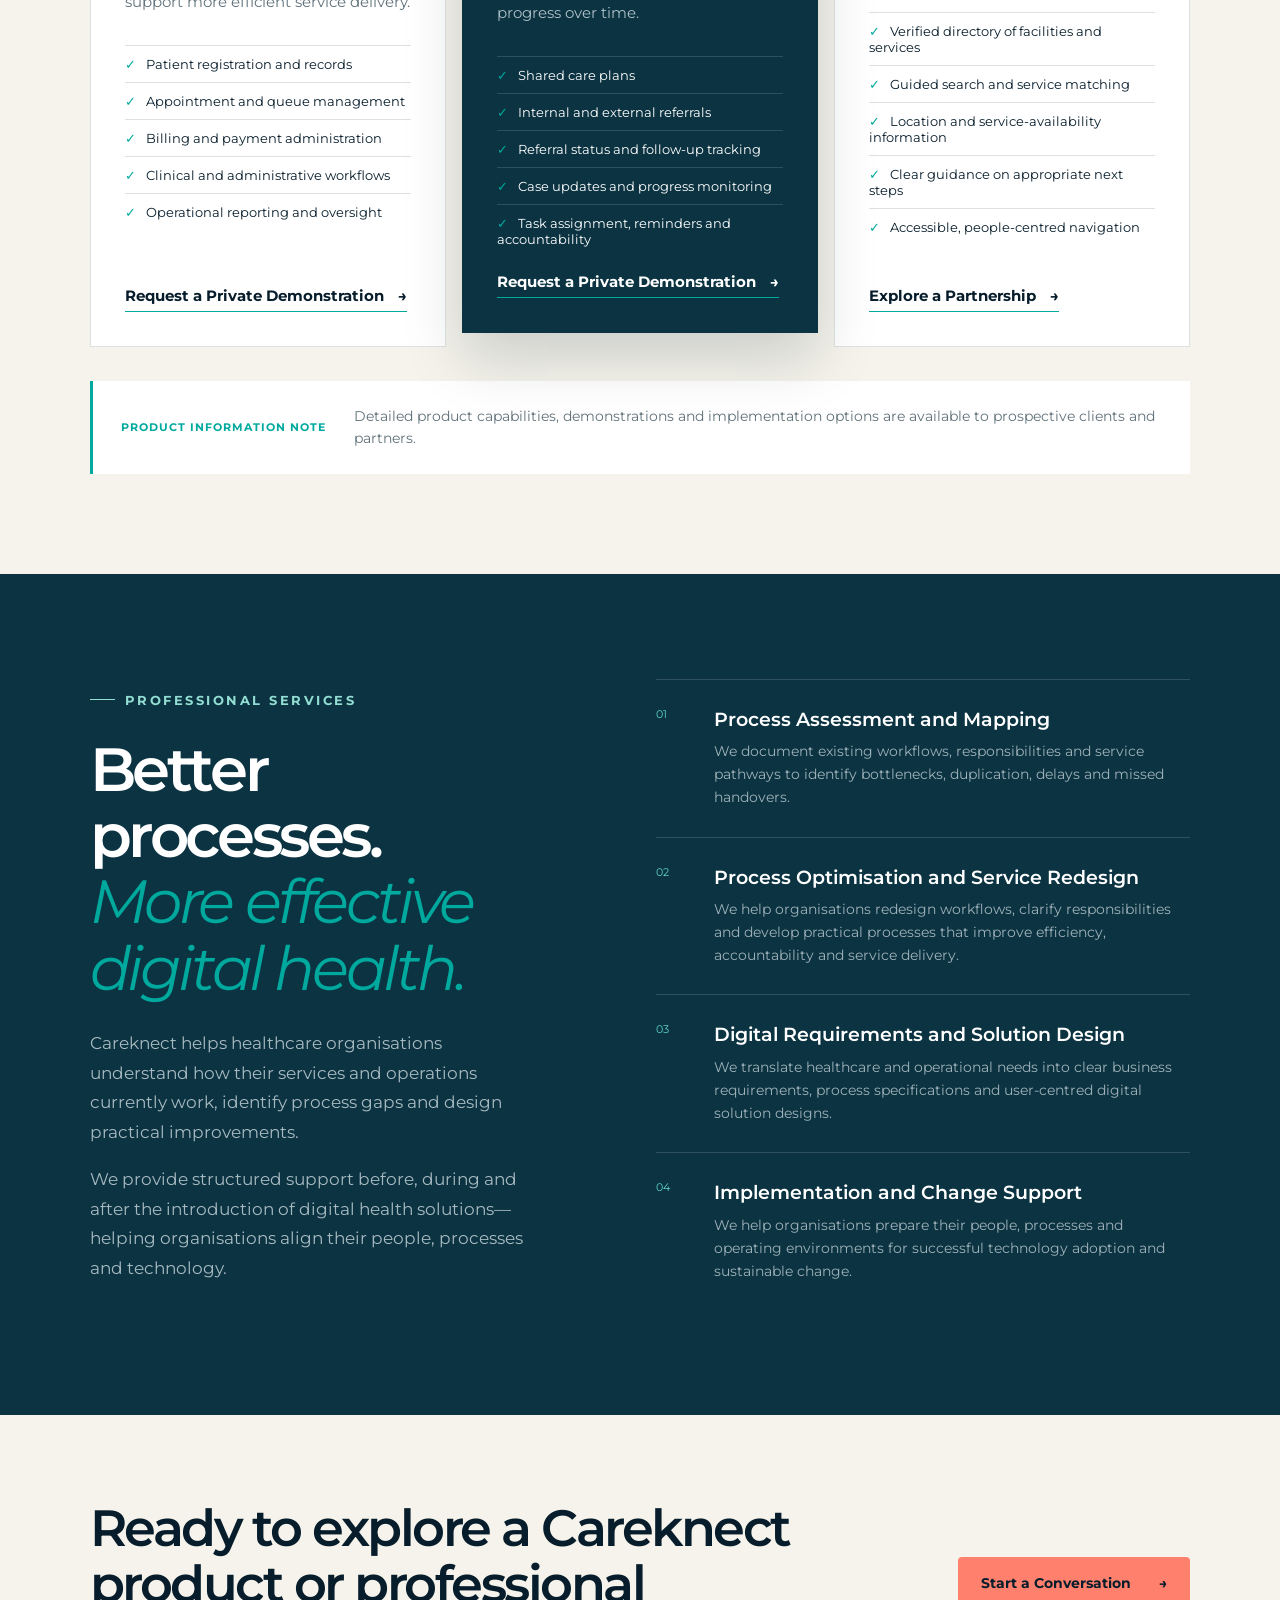
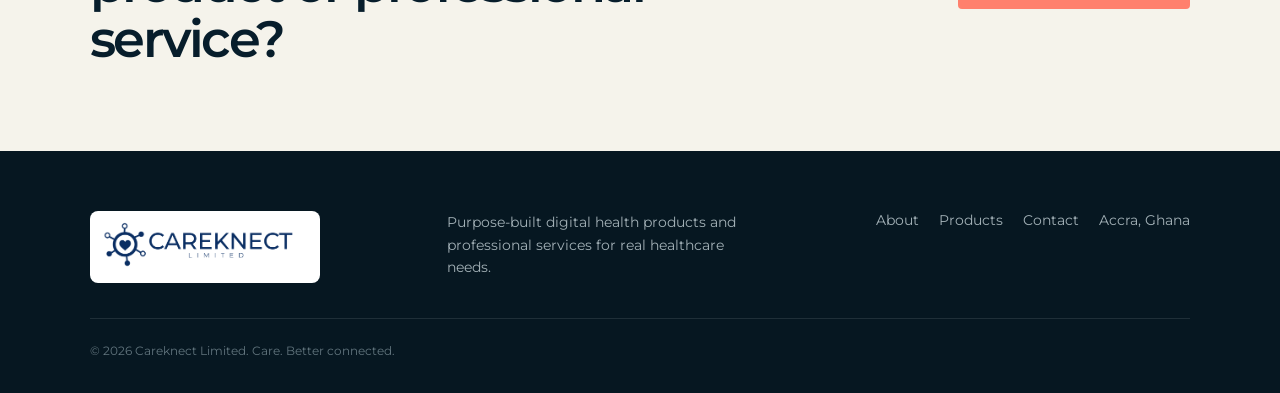
<file: products.html>
<!doctype html><html lang="en"><head><meta charset="UTF-8"><meta name="viewport" content="width=device-width,initial-scale=1"><meta name="description" content="Careknect develops digital health products and professional services built for real healthcare needs."><meta name="theme-color" content="#071d2b"><title>Products & Services — Careknect Limited</title><link rel="preconnect" href="https://fonts.googleapis.com"><link rel="preconnect" href="https://fonts.gstatic.com" crossorigin><link href="https://fonts.googleapis.com/css2?family=Montserrat:wght@400;500;600;700;800&display=swap" rel="stylesheet"><link rel="stylesheet" href="styles.css"><link rel="stylesheet" href="brand.css"><link rel="stylesheet" href="pages.css"><link rel="stylesheet" href="corporate.css"><link rel="stylesheet" href="products.css"><link rel="stylesheet" href="products-update.css"></head><body>
<header class="page-header"><div class="site-header"><a class="brand brand-logo" href="index.html" aria-label="Careknect Limited home"><img src="assets/careknect-logo.png" alt="Careknect Limited"></a><button class="menu-toggle" aria-label="Open menu" aria-expanded="false"><span></span><span></span></button><nav class="nav" aria-label="Main navigation"><a href="index.html">Home</a><a href="about.html">About</a><a class="active" href="products.html">Products</a><a href="advisory.html">Our Approach</a><a href="contact.html">Contact</a><a class="nav-cta" href="contact.html">Connect With Us <span>↗</span></a></nav></div></header>
<main><section class="page-hero product-hero"><p class="eyebrow"><span></span> PRODUCTS & SERVICES</p><h1>Digital health solutions built<br>for <em>real healthcare needs.</em></h1><p>Careknect develops focused digital health products and professional services for healthcare providers, care teams, organisations and the people they serve.</p><p>Each offering addresses a distinct healthcare challenge and is designed around the needs, workflows and operating realities of its intended users.</p></section>
<section class="page-body soft"><div class="section-intro"><div><p class="eyebrow dark"><span></span> OUR PRODUCTS</p><h2 class="content-heading">Technology designed for<br><em>distinct healthcare needs.</em></h2></div><p>Careknect develops independent digital health products that address distinct healthcare challenges and serve different stakeholders across the health system. Each product has its own purpose, users and application.</p></div><div class="product-grid">
<article class="product-card"><div class="product-meta"><span>01 — CAREKNECT CLINIC</span><i>01</i></div><h3>Clinic Management Software</h3><p>A digital management platform that helps clinics streamline administrative and patient-management processes, improve operational visibility and support more efficient service delivery.</p><ul><li>Patient registration and records</li><li>Appointment and queue management</li><li>Billing and payment administration</li><li>Clinical and administrative workflows</li><li>Operational reporting and oversight</li></ul><a href="contact.html">Request a Private Demonstration <span>→</span></a></article>
<article class="product-card flagship-product"><div class="product-meta"><span>02 — CAREKNECT COORDINATE</span><b>FLAGSHIP PRODUCT</b></div><h3>Care Coordinator App</h3><p>A digital case-management and referral platform that helps care teams coordinate services, assign responsibilities and track each client’s progress over time.</p><ul><li>Shared care plans</li><li>Internal and external referrals</li><li>Referral status and follow-up tracking</li><li>Case updates and progress monitoring</li><li>Task assignment, reminders and accountability</li></ul><a href="contact.html">Request a Private Demonstration <span>→</span></a></article>
<article class="product-card"><div class="product-meta"><span>03 — CAREKNECT NAVIGATE</span><i>03</i></div><h3>Care Navigation</h3><p>An AI-assisted care navigation platform that helps people find appropriate healthcare facilities and services based on their needs, location and preferences.</p><ul><li>Verified directory of facilities and services</li><li>Guided search and service matching</li><li>Location and service-availability information</li><li>Clear guidance on appropriate next steps</li><li>Accessible, people-centred navigation</li></ul><a href="contact.html">Explore a Partnership <span>→</span></a></article>
</div><aside class="product-note"><span>PRODUCT INFORMATION NOTE</span><p>Detailed product capabilities, demonstrations and implementation options are available to prospective clients and partners.</p></aside></section>
<section class="professional-services"><div class="services-intro reveal"><p class="eyebrow"><span></span> PROFESSIONAL SERVICES</p><h2>Better processes.<br><em>More effective digital health.</em></h2><p>Careknect helps healthcare organisations understand how their services and operations currently work, identify process gaps and design practical improvements.</p><p>We provide structured support before, during and after the introduction of digital health solutions—helping organisations align their people, processes and technology.</p></div><div class="service-pathway"><article class="reveal"><span>01</span><div><h3>Process Assessment and Mapping</h3><p>We document existing workflows, responsibilities and service pathways to identify bottlenecks, duplication, delays and missed handovers.</p></div></article><article class="reveal"><span>02</span><div><h3>Process Optimisation and Service Redesign</h3><p>We help organisations redesign workflows, clarify responsibilities and develop practical processes that improve efficiency, accountability and service delivery.</p></div></article><article class="reveal"><span>03</span><div><h3>Digital Requirements and Solution Design</h3><p>We translate healthcare and operational needs into clear business requirements, process specifications and user-centred digital solution designs.</p></div></article><article class="reveal"><span>04</span><div><h3>Implementation and Change Support</h3><p>We help organisations prepare their people, processes and operating environments for successful technology adoption and sustainable change.</p></div></article></div></section>
<section class="page-cta"><h2>Ready to explore a Careknect product or professional service?</h2><a class="button button-primary" href="contact.html">Start a Conversation <span>→</span></a></section></main>
<footer><a class="brand brand-logo footer-brand" href="index.html"><img src="assets/careknect-logo.png" alt="Careknect Limited"></a><p>Purpose-built digital health products and professional services for real healthcare needs.</p><div><a href="about.html">About</a><a href="products.html">Products</a><a href="contact.html">Contact</a><span>Accra, Ghana</span></div><small>© 2026 Careknect Limited. Care. Better connected.</small></footer><script src="script.js"></script></body></html>
</file>
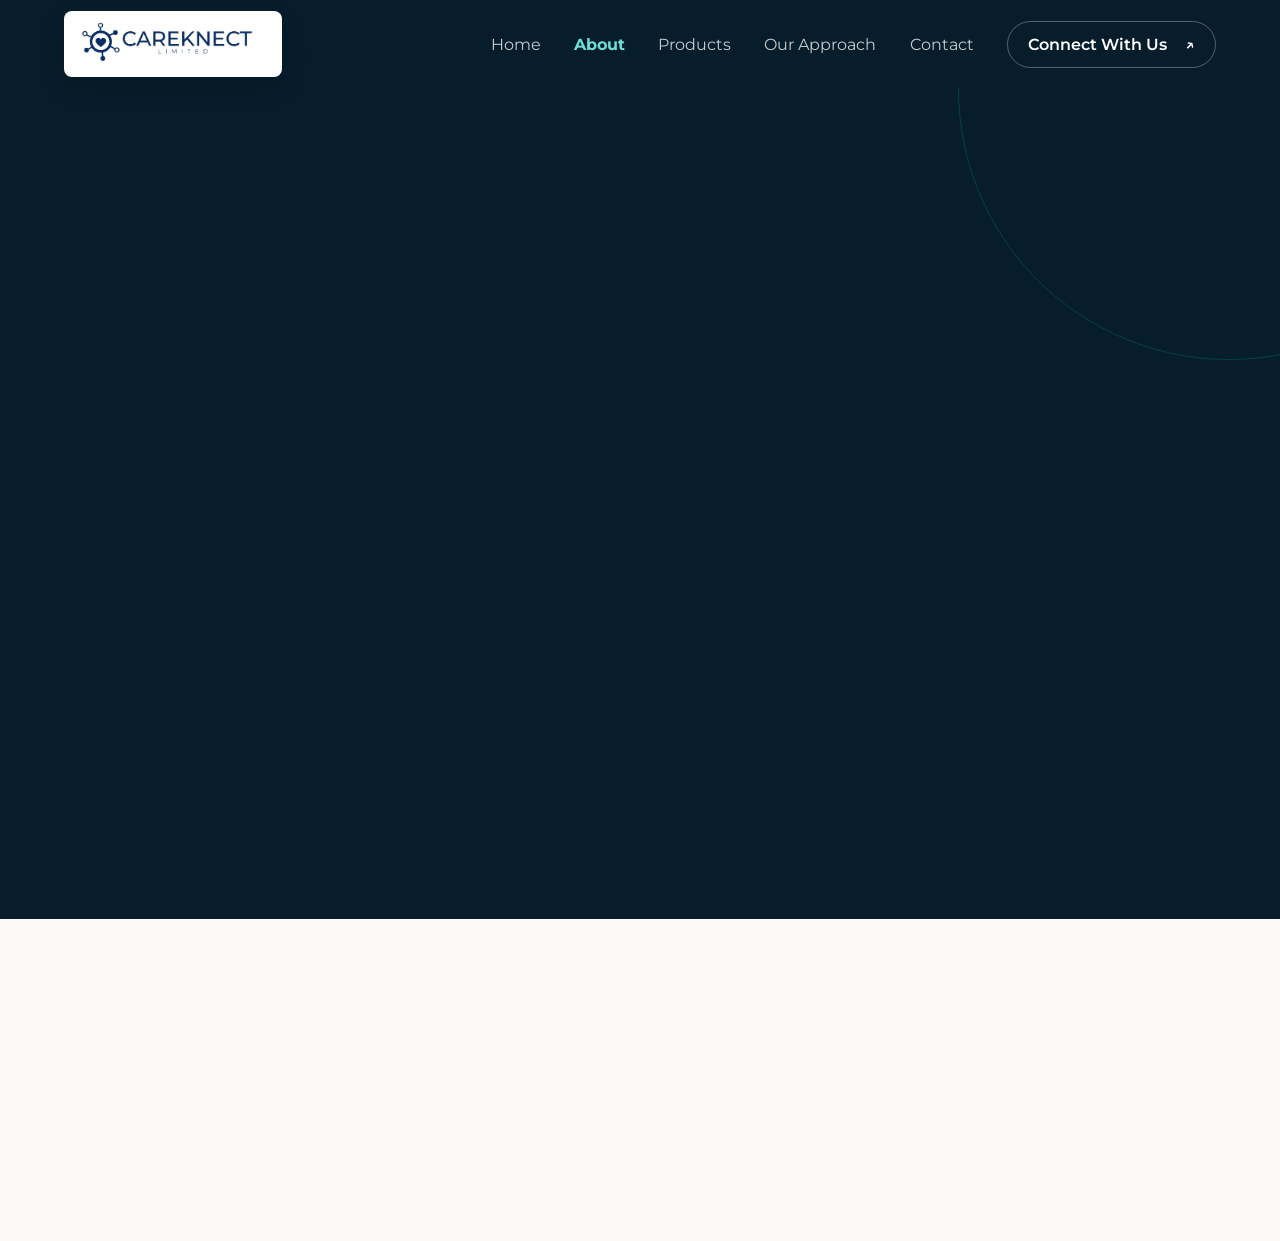
<file: solutions.html>
<!doctype html>
<html lang="en">
<head>
  <meta charset="UTF-8">
  <meta http-equiv="refresh" content="0; url=about.html">
  <meta name="robots" content="noindex">
  <title>Careknect</title>
</head>
<body><p><a href="about.html">Continue to About Careknect</a></p></body>
</html>
</file>
<file: styles.css>
:root{--ink:#071d2b;--navy:#092737;--teal:#00a99d;--mint:#c7f1e7;--cream:#f5f3eb;--paper:#fbfaf6;--coral:#ff806d;--line:rgba(7,29,43,.13);--muted:#60717a;--display:"Montserrat",sans-serif;--body:"Montserrat",sans-serif}*{box-sizing:border-box}html{scroll-behavior:smooth}body{margin:0;color:var(--ink);background:var(--paper);font-family:var(--body);-webkit-font-smoothing:antialiased}a{color:inherit;text-decoration:none}button,textarea{font:inherit}.site-header{height:88px;padding:0 clamp(24px,5vw,76px);display:flex;align-items:center;justify-content:space-between;position:absolute;z-index:20;width:100%;color:#fff}.brand{display:flex;align-items:center;gap:11px;font-family:var(--display);font-size:23px;font-weight:800;letter-spacing:-.8px}.brand small{display:block;font:600 7px var(--body);letter-spacing:3px;opacity:.65;margin-top:-1px}.brand-mark{width:33px;height:33px;display:grid;grid-template-columns:1fr 1fr;gap:3px;transform:rotate(45deg)}.brand-mark i{display:block;border-radius:10px 3px;background:var(--teal)}.brand-mark i:last-child{background:var(--coral);transform:translateY(5px)}.nav{display:flex;align-items:center;gap:clamp(20px,2.6vw,38px);font-size:14px}.nav>a:not(.nav-cta){opacity:.77;transition:.2s}.nav>a:hover{opacity:1}.nav-cta{padding:13px 20px;border:1px solid rgba(255,255,255,.3);border-radius:50px;font-weight:600}.nav-cta span{margin-left:14px}.menu-toggle{display:none;background:none;border:0}.hero{min-height:790px;background:var(--ink);color:white;padding:170px clamp(24px,7vw,110px) 100px;display:grid;grid-template-columns:minmax(0,1.05fr) minmax(390px,.8fr);align-items:center;gap:7vw;overflow:hidden;position:relative}.orb{position:absolute;border-radius:999px;filter:blur(2px);opacity:.25}.orb-one{width:700px;height:700px;border:1px solid #1e8c8a;right:-250px;top:-270px}.orb-two{width:480px;height:480px;border:1px solid #1e8c8a;right:-100px;top:-120px}.hero-copy,.journey-card{position:relative;z-index:2}.eyebrow{font-size:11px;font-weight:700;letter-spacing:2.5px;display:flex;align-items:center;gap:10px;color:#93ded3}.eyebrow span{width:25px;height:1px;background:currentColor}.hero h1,.section-heading h2,.approach h2,.contact h2{font-family:var(--display);font-weight:600;letter-spacing:-3.5px;line-height:1.03;margin:25px 0}.hero h1{font-size:clamp(50px,6vw,83px);max-width:800px}.hero h1 em,.section-heading h2 em,.approach h2 em{font-family:var(--display);font-weight:400;color:var(--teal)}.hero-lede{color:#b7c3c8;font-size:19px;line-height:1.65;max-width:670px}.hero-actions{display:flex;align-items:center;gap:32px;margin:37px 0 70px}.button{display:inline-flex;align-items:center;justify-content:center;gap:28px;padding:17px 23px;border-radius:4px;font-weight:700;font-size:14px;transition:.25s}.button:hover{transform:translateY(-2px)}.button-primary{background:var(--coral);color:var(--ink)}.text-link{font-weight:600;font-size:14px;border-bottom:1px solid #78909b;padding:10px 0}.text-link span{margin-left:12px}.trust-row{border-top:1px solid rgba(255,255,255,.12);padding-top:25px;display:flex;gap:24px;align-items:center;font-size:12px;color:#71848d;flex-wrap:wrap}.trust-row b{color:#b8c5ca;font-weight:500}.journey-card{background:#f8faf8;color:var(--ink);border-radius:18px;padding:28px;box-shadow:0 35px 80px rgba(0,0,0,.3);transform:rotate(1deg)}.card-top,.profile,.input-bottom,.coordinator{display:flex;align-items:center;justify-content:space-between}.mini-label{font-size:9px;letter-spacing:1.5px;color:#6d7c82;font-weight:700}.card-top h2{font:700 22px var(--display);margin:6px 0 0;letter-spacing:-.8px}.live{font-size:11px;background:#e3f5ee;padding:7px 10px;border-radius:30px;color:#247b61}.live i{display:inline-block;width:6px;height:6px;border-radius:50%;background:#23b686;margin-right:5px}.profile{background:white;border:1px solid #e5eae7;padding:13px;border-radius:10px;margin:25px 0 18px;justify-content:flex-start;gap:12px}.profile button{margin-left:auto;border:0;background:none}.avatar{width:40px;height:40px;background:#d6eee8;border-radius:50%;display:grid;place-items:center;font-weight:700;color:#157669}.profile strong,.profile small,.coordinator strong,.coordinator small{display:block}.profile strong{font-size:13px}.profile small,.step small,.coordinator small{font-size:10px;color:#809097;margin-top:3px}.progress{height:4px;background:#dfe7e4;border-radius:5px;overflow:hidden;margin-bottom:20px}.progress i{height:100%;display:block;background:var(--teal)}.step{display:grid;grid-template-columns:28px 1fr auto;gap:10px;align-items:center;padding:11px 0;position:relative}.step>span{border:1px solid #cbd6d2;color:#92a09d;border-radius:50%;width:25px;height:25px;display:grid;place-items:center;font-size:10px}.step.done>span{background:#dff4ed;border:0;color:#168a6e}.step.active>span{background:var(--teal);border:0;color:#fff;box-shadow:0 0 0 5px #daf3ef}.step strong{font-size:12px}.step time{font-size:9px;color:#87969c}.coordinator{margin-top:18px;padding-top:18px;border-top:1px solid #e1e7e4;justify-content:flex-start}.people{display:flex;margin-right:14px}.people span{width:28px;height:28px;border:2px solid white;margin-left:-7px;border-radius:50%;background:#123c50;color:white;display:grid;place-items:center;font-size:8px}.people span:first-child{margin:0;background:#e48b6f}.people span:last-child{background:#d9e3df;color:#456}.coordinator p{margin:0}.coordinator strong{font-size:10px}.navigator-section,.solutions,.partners{padding:110px clamp(24px,7vw,110px)}.section-heading{display:grid;grid-template-columns:.6fr 1.3fr 1fr;gap:45px;align-items:start;margin-bottom:65px}.eyebrow.dark{color:#198f87}.section-heading h2{font-size:clamp(38px,4vw,59px);margin:0}.section-heading>p:last-child{line-height:1.7;color:var(--muted);font-size:16px;margin:5px 0}.navigator-section{background:var(--cream)}.navigator-shell{background:white;border-radius:14px;display:grid;grid-template-columns:1.15fr .85fr;box-shadow:0 20px 60px rgba(7,29,43,.08);overflow:hidden}.navigator-input{padding:42px}.navigator-input label{display:block;font:700 17px var(--display);margin-bottom:17px}.navigator-input textarea{width:100%;border:1px solid #d4ddd9;border-radius:8px;padding:17px;resize:none;outline:none;line-height:1.55;color:var(--ink);transition:.2s}.navigator-input textarea:focus{border-color:var(--teal);box-shadow:0 0 0 3px rgba(0,169,157,.09)}.input-bottom{margin-top:16px}.input-bottom>span{font-size:12px;color:#75858b}.input-bottom button{background:var(--ink);color:white;border:0;border-radius:4px;padding:14px 18px;font-weight:700;cursor:pointer}.input-bottom button span{margin-left:18px}.navigator-result{background:var(--ink);color:white;min-height:270px;padding:38px;display:grid;place-items:center}.result-empty{text-align:center;max-width:280px}.spark{display:grid;place-items:center;width:46px;height:46px;margin:0 auto 18px;border:1px solid #2f5968;border-radius:50%;color:#67d4c9;font-size:21px}.result-empty strong{font:600 16px var(--display)}.result-empty p{font-size:12px;line-height:1.6;color:#8fa2aa}.result-found{width:100%}.result-found .match{font-size:10px;color:#78d9cf;letter-spacing:1px}.result-found h3{font:700 21px var(--display);margin:10px 0}.result-found p{color:#a9bac1;line-height:1.55;font-size:13px}.result-tags{display:flex;flex-wrap:wrap;gap:8px;margin:18px 0}.result-tags span{padding:7px 9px;border:1px solid #31505e;border-radius:30px;font-size:10px}.result-found a{display:inline-block;color:#fff;border-bottom:1px solid var(--teal);font-size:12px;padding-bottom:5px}.safety-note{text-align:center;color:#89938f;font-size:10px;margin:22px auto 0;max-width:730px}.solutions{background:var(--paper)}.solution-grid{display:grid;grid-template-columns:repeat(3,1fr);border-top:1px solid var(--line);border-left:1px solid var(--line)}.solution-grid article{min-height:310px;border-right:1px solid var(--line);border-bottom:1px solid var(--line);padding:35px;position:relative;transition:.25s}.solution-grid article:hover{background:white;transform:translateY(-3px);box-shadow:0 16px 40px rgba(7,29,43,.06);z-index:2}.solution-feature{grid-row:span 2;background:#e3f2ed}.solution-grid .number{position:absolute;right:25px;top:22px;font-size:10px;color:#8b999a}.solution-grid .icon{font-size:26px;color:var(--teal);height:72px}.solution-grid h3{font:700 22px var(--display);letter-spacing:-.7px}.solution-grid p{color:var(--muted);font-size:14px;line-height:1.7}.solution-grid ul{list-style:none;padding:12px 0 0;margin:0}.solution-grid li{font-size:12px;border-top:1px solid rgba(7,29,43,.1);padding:12px 0}.solution-grid li:before{content:"✓";color:var(--teal);margin-right:10px}.solution-grid .accent{background:var(--ink);color:white}.solution-grid .accent p{color:#a9b8bf}.approach{background:#0b3342;color:white;padding:120px clamp(24px,9vw,150px);display:grid;grid-template-columns:.8fr 1fr;gap:12vw}.eyebrow.light{color:#7bd7ce}.approach h2{font-size:clamp(40px,4.5vw,62px);margin-top:28px}.approach-copy>p:nth-of-type(2){color:#a7b7bd;line-height:1.7;max-width:460px}.button-light{border:1px solid #70909c;margin-top:25px}.approach-list{list-style:none;margin:0;padding:0}.approach-list li{display:grid;grid-template-columns:55px 1fr;border-top:1px solid rgba(255,255,255,.14);padding:25px 0}.approach-list li>span{color:#55cfc4;font-size:10px}.approach-list strong{font:600 20px var(--display)}.approach-list p{color:#9bb0b8;font-size:13px;margin:7px 0}.partner-grid{display:grid;grid-template-columns:repeat(4,1fr);border:1px solid var(--line)}.partner-grid>div{padding:30px;border-right:1px solid var(--line)}.partner-grid>div:last-child{border:0}.partner-grid span{font-size:22px;color:var(--teal)}.partner-grid h3{font:700 17px var(--display);margin-top:40px}.partner-grid p{font-size:13px;line-height:1.6;color:var(--muted)}.contact{padding:0 clamp(24px,7vw,110px) 90px;background:var(--paper)}.contact-inner{background:var(--ink);color:white;padding:80px clamp(32px,7vw,90px);position:relative;overflow:hidden}.contact-inner:after{content:"";position:absolute;width:420px;height:420px;border:1px solid rgba(0,169,157,.3);border-radius:50%;right:-150px;top:-130px}.contact h2{font-size:clamp(39px,5vw,66px);max-width:900px}.contact-inner>p:nth-of-type(2){color:#aab9bf}.contact-actions{display:flex;gap:30px;align-items:center;margin-top:35px;position:relative;z-index:2}.button-coral{background:var(--coral);color:var(--ink)}.contact-actions>a:last-child{font-size:14px;color:#c1ccd0}footer{background:#061721;color:#a2b0b6;padding:60px clamp(24px,7vw,110px) 35px;display:grid;grid-template-columns:1fr 1.2fr 1fr;gap:35px;align-items:start;font-size:12px}footer .footer-brand{color:white}footer p{max-width:310px;line-height:1.6;margin:0}footer>div{display:flex;gap:20px;justify-content:flex-end}footer>small{grid-column:1/-1;border-top:1px solid rgba(255,255,255,.1);padding-top:25px;color:#61747d}.reveal{opacity:0;transform:translateY(18px);transition:opacity .7s ease,transform .7s ease}.reveal.visible{opacity:1;transform:none}@media(max-width:900px){.nav{position:absolute;top:75px;left:20px;right:20px;background:#0d3444;display:none;flex-direction:column;align-items:stretch;padding:22px;border-radius:10px}.nav.open{display:flex}.menu-toggle{display:block;color:white}.menu-toggle span{display:block;width:24px;height:1px;background:white;margin:6px}.hero{grid-template-columns:1fr;padding-top:140px}.journey-card{max-width:520px}.section-heading{grid-template-columns:1fr;gap:18px}.solution-grid{grid-template-columns:repeat(2,1fr)}.solution-feature{grid-row:auto}.approach{grid-template-columns:1fr}.partner-grid{grid-template-columns:repeat(2,1fr)}.partner-grid>div{border-bottom:1px solid var(--line)}footer{grid-template-columns:1fr 1fr}footer p{grid-column:1/-1}footer>div{justify-content:flex-start}}@media(max-width:620px){.site-header{height:72px}.hero{padding:120px 22px 70px;min-height:auto}.hero h1{font-size:48px;letter-spacing:-2.5px}.hero-lede{font-size:16px}.hero-actions{align-items:flex-start;flex-direction:column;margin-bottom:45px}.journey-card{padding:20px}.trust-row{display:none}.navigator-section,.solutions,.partners{padding:78px 22px}.section-heading h2,.approach h2{letter-spacing:-2.2px}.navigator-shell{grid-template-columns:1fr}.navigator-input{padding:25px}.navigator-result{min-height:230px}.input-bottom{align-items:flex-start;gap:15px;flex-direction:column}.solution-grid,.partner-grid{grid-template-columns:1fr}.solution-grid article{min-height:270px}.approach{padding:80px 22px}.contact{padding:0 0 0}.contact-inner{padding:70px 22px}.contact-actions{align-items:flex-start;flex-direction:column}footer{grid-template-columns:1fr;padding:50px 22px 30px}footer>div{flex-direction:column}.profile time{display:none}}
</file>
<file: brand.css>
@import url("typography.css");
/* Professional application of the official Careknect logo. */
.brand-logo {
  width: 218px;
  height: 66px;
  padding: 8px 12px;
  overflow: hidden;
  background: #fff;
  border-radius: 8px;
  box-shadow: 0 10px 28px rgba(0, 0, 0, .12);
}

.brand-logo img {
  display: block;
  width: 100%;
  height: 100%;
  object-fit: contain;
}

.footer-brand {
  width: 230px;
  height: 72px;
  box-shadow: none;
}

@media (max-width: 620px) {
  .brand-logo {
    width: 172px;
    height: 51px;
    padding: 6px 9px;
    border-radius: 6px;
  }
}

.nav .active:not(.nav-cta){color:#6de0d5;opacity:1}.story-grid{display:grid;grid-template-columns:repeat(3,1fr);gap:1px;background:var(--line);border:1px solid var(--line);margin-top:70px}.story-grid article{background:var(--paper);padding:35px;min-height:230px}.story-grid span{font-size:10px;letter-spacing:1.5px;color:var(--teal);font-weight:700}.story-grid h3{font:700 21px var(--display);margin-top:45px}.story-grid p{font-size:13px;line-height:1.7;color:var(--muted)}.page-cta{padding:80px clamp(24px,7vw,110px);background:#e3f2ed;display:flex;align-items:center;justify-content:space-between;gap:40px}.page-cta h2{font:600 clamp(30px,3.5vw,48px)/1.15 var(--display);letter-spacing:-2px;max-width:760px;margin:0}.contact-grid{display:grid;grid-template-columns:.8fr 1fr;gap:9vw}.contact-info>p{color:var(--muted);line-height:1.7}.contact-info>a{display:block;font:600 17px var(--display);margin-top:18px;color:var(--teal)}.contact-card{background:#fff;border:1px solid var(--line);padding:38px;display:grid;gap:10px;box-shadow:0 20px 60px rgba(7,29,43,.07)}.contact-card label{font-size:11px;font-weight:700;margin-top:10px}.contact-card input,.contact-card select,.contact-card textarea{width:100%;border:1px solid #d4ddd9;background:#fff;border-radius:5px;padding:13px;outline:none;font:inherit;color:var(--ink)}.contact-card input:focus,.contact-card select:focus,.contact-card textarea:focus{border-color:var(--teal);box-shadow:0 0 0 3px rgba(0,169,157,.08)}.contact-card .button{border:0;margin-top:16px;cursor:pointer}.metric-row span{display:block;font-size:11px;color:#9fb2b9;margin-top:8px}@media(max-width:900px){.story-grid,.contact-grid{grid-template-columns:1fr}.page-cta{align-items:flex-start;flex-direction:column}}@media(max-width:620px){.contact-card{padding:24px}.page-cta{padding:65px 22px}}
</file>
<file: pages.css>
.page-header{position:relative;background:var(--ink)}.page-header .site-header{position:relative}.page-hero{background:var(--ink);color:#fff;padding:100px clamp(24px,7vw,110px) 105px;position:relative;overflow:hidden}.page-hero:after{content:"";position:absolute;width:580px;height:580px;border:1px solid rgba(0,169,157,.28);border-radius:50%;right:-190px;top:-270px}.page-hero .eyebrow,.page-hero h1,.page-hero>p,.page-hero .hero-actions{position:relative;z-index:1}.page-hero h1{font:600 clamp(48px,6vw,82px)/1.02 var(--display);letter-spacing:-4px;max-width:1000px;margin:24px 0}.page-hero h1 em{font-family:var(--display);font-weight:400;color:var(--teal)}.page-hero>p{max-width:720px;color:#b3c1c7;font-size:18px;line-height:1.7}.page-body{padding:100px clamp(24px,7vw,110px)}.page-body.soft{background:var(--cream)}.split{display:grid;grid-template-columns:.8fr 1.2fr;gap:10vw;align-items:start}.split h2,.content-heading{font:600 clamp(36px,4vw,58px)/1.08 var(--display);letter-spacing:-2.7px;margin:0}.split h2 em,.content-heading em{font-family:var(--display);font-weight:400;color:var(--teal)}.split-copy>p{color:var(--muted);font-size:16px;line-height:1.8;margin-top:0}.feature-list{display:grid;grid-template-columns:repeat(2,1fr);gap:1px;background:var(--line);border:1px solid var(--line)}.feature-list article{background:var(--paper);padding:30px;min-height:210px}.feature-list .icon{font-size:24px;color:var(--teal)}.feature-list h3{font:700 19px var(--display);margin:35px 0 10px}.feature-list p{font-size:13px;line-height:1.65;color:var(--muted)}.module-grid{display:grid;grid-template-columns:repeat(3,1fr);gap:15px;margin-top:55px}.module{background:#fff;border:1px solid var(--line);padding:28px;min-height:240px;transition:.25s}.module:hover{transform:translateY(-4px);box-shadow:0 18px 40px rgba(7,29,43,.08)}.module .module-icon{width:44px;height:44px;border-radius:10px;background:#e3f2ed;color:var(--teal);display:grid;place-items:center;font-size:20px}.module h3{font:700 20px var(--display);margin:30px 0 10px}.module p{font-size:13px;line-height:1.65;color:var(--muted)}.workflow{display:flex;gap:0;margin-top:55px;overflow-x:auto}.workflow div{min-width:170px;flex:1;border-top:2px solid var(--teal);padding:18px 15px 20px 0;position:relative}.workflow div:after{content:"→";position:absolute;right:14px;top:15px;color:#87a09f}.workflow div:last-child:after{display:none}.workflow span{font-size:10px;color:var(--teal);letter-spacing:1px}.workflow strong{display:block;font:600 15px var(--display);margin-top:8px}.dark-band{background:#0b3342;color:#fff;padding:90px clamp(24px,7vw,110px)}.dark-band .content-heading{max-width:820px}.dark-band p{color:#a7bbc1;line-height:1.75;max-width:690px}.metric-row{display:grid;grid-template-columns:repeat(4,1fr);margin-top:50px;border:1px solid rgba(255,255,255,.14)}.metric-row div{padding:30px;border-right:1px solid rgba(255,255,255,.14)}.metric-row div:last-child{border:0}.metric-row strong{display:block;font:600 19px var(--display);color:#fff}.metric-row span{display:block;font-size:12px;color:#91a8af;margin-top:8px}.story-grid{display:grid;grid-template-columns:repeat(3,1fr);gap:18px;margin-top:50px}.story-grid article{border-top:1px solid var(--line);padding-top:25px}.story-grid span{font-size:10px;color:var(--teal)}.story-grid h3{font:700 20px var(--display)}.story-grid p{color:var(--muted);line-height:1.7;font-size:14px}.page-cta{background:var(--cream);padding:85px clamp(24px,7vw,110px);display:flex;justify-content:space-between;align-items:center;gap:35px}.page-cta h2{font:600 clamp(34px,4vw,53px)/1.08 var(--display);letter-spacing:-2.5px;max-width:740px;margin:0}.contact-grid{display:grid;grid-template-columns:.8fr 1.2fr;gap:8vw}.contact-card{background:#fff;border:1px solid var(--line);padding:40px}.contact-card label{display:block;font-size:12px;font-weight:700;margin:18px 0 8px}.contact-card input,.contact-card textarea,.contact-card select{width:100%;border:1px solid #d4ddd9;padding:14px;background:#fff;border-radius:4px}.contact-card button{border:0;cursor:pointer;margin-top:22px}.contact-info p{color:var(--muted);line-height:1.7}.contact-info a{display:block;font:600 18px var(--display);margin:16px 0;color:var(--teal)}.nav a.active{color:#7be0d5;opacity:1;font-weight:700}@media(max-width:900px){.module-grid{grid-template-columns:repeat(2,1fr)}.split,.contact-grid{grid-template-columns:1fr}.metric-row{grid-template-columns:repeat(2,1fr)}.story-grid{grid-template-columns:1fr}.page-cta{align-items:flex-start;flex-direction:column}}@media(max-width:620px){.page-hero{padding:70px 22px}.page-hero h1{font-size:47px;letter-spacing:-2.6px}.page-body,.dark-band,.page-cta{padding:70px 22px}.feature-list,.module-grid{grid-template-columns:1fr}.metric-row{grid-template-columns:1fr}.metric-row div{border-right:0;border-bottom:1px solid rgba(255,255,255,.14)}}
</file>
<file: corporate.css>
.corporate-hero{min-height:700px;background:var(--ink);color:#fff;padding:120px clamp(24px,7vw,110px);display:grid;grid-template-columns:1.05fr .75fr;gap:10vw;align-items:center}.corporate-copy h1{font:600 clamp(68px,8vw,112px)/.94 var(--display);letter-spacing:-6px;margin:28px 0}.corporate-copy h1 em,.corporate-intro h2 em,.identity-band em{font-family:var(--display);font-weight:400;color:var(--teal)}.corporate-copy>p:not(.eyebrow){font-size:19px;line-height:1.7;color:#b5c3c8;max-width:680px}.brand-statement{border-left:1px solid rgba(255,255,255,.18);padding:30px 0 30px 55px}.brand-statement>span{font-size:10px;letter-spacing:2px;color:#6ad5ca}.brand-statement blockquote{font:400 30px/1.4 var(--display);margin:28px 0;color:#fff}.brand-statement .statement-line{width:55px;height:2px;background:var(--coral);margin:30px 0}.brand-statement p{font-size:13px;line-height:1.75;color:#94a8b0}.corporate-intro h2{font:600 clamp(38px,4.5vw,60px)/1.08 var(--display);letter-spacing:-3px;margin:25px 0}.inline-arrow{display:inline-block;margin-top:15px;padding-bottom:5px;border-bottom:1px solid var(--teal);font-size:13px;font-weight:700}.principles{display:grid;grid-template-columns:repeat(4,1fr);padding:0 clamp(24px,7vw,110px) 110px}.principles article{border:1px solid var(--line);border-right:0;padding:34px;min-height:270px}.principles article:last-child{border-right:1px solid var(--line)}.principles span,.value-grid>article>span{font-size:10px;color:var(--teal);letter-spacing:1px}.principles h3{font:700 22px var(--display);margin-top:65px}.principles p{font-size:13px;line-height:1.7;color:var(--muted)}.identity-band{background:#0b3342;color:#fff;padding:105px clamp(24px,9vw,150px)}.identity-band h2{font:600 clamp(42px,5vw,70px)/1.12 var(--display);letter-spacing:-3px;margin:25px 0 45px}.value-grid{display:grid;grid-template-columns:repeat(2,1fr);border-top:1px solid var(--line);border-left:1px solid var(--line)}.value-grid article{padding:45px;border-right:1px solid var(--line);border-bottom:1px solid var(--line);min-height:330px;background:var(--paper)}.value-grid h2{font:600 27px/1.3 var(--display);letter-spacing:-1px;margin:55px 0 18px}.value-grid p{color:var(--muted);line-height:1.75}.approach-corporate article{display:grid;grid-template-columns:90px 1fr;border-top:1px solid var(--line);padding:38px 0;max-width:950px;margin:auto}.approach-corporate article>span{color:var(--teal);font-size:11px}.approach-corporate h2{font:600 30px var(--display);margin:0 0 10px}.approach-corporate p{color:var(--muted);line-height:1.7;margin:0}@media(max-width:900px){.corporate-hero{grid-template-columns:1fr}.brand-statement{border-left:0;border-top:1px solid rgba(255,255,255,.18);padding:40px 0}.principles{grid-template-columns:repeat(2,1fr)}}@media(max-width:620px){.corporate-hero{padding:100px 22px 70px}.corporate-copy h1{font-size:66px;letter-spacing:-4px}.principles,.value-grid{grid-template-columns:1fr}.principles{padding:0 22px 70px}.principles article{border-right:1px solid var(--line)}.identity-band{padding:75px 22px}.approach-corporate article{grid-template-columns:50px 1fr}.page-header .site-header{height:78px}}
</file>
<file: home.css>
.home-hero{min-height:760px;padding:120px clamp(24px,7vw,110px);background:var(--ink);color:#fff;display:grid;grid-template-columns:1.08fr .72fr;gap:9vw;align-items:center;position:relative;overflow:hidden}.home-hero:after{content:"";position:absolute;width:620px;height:620px;border:1px solid rgba(0,169,157,.25);border-radius:50%;right:-240px;top:-300px}.home-hero-copy,.belief-panel{position:relative;z-index:1}.home-hero h1{font:600 clamp(62px,7.4vw,104px)/.97 var(--display);letter-spacing:-5.5px;margin:26px 0}.home-hero h1 em,.why-heading h2 em,.home-products h2 em,.home-identity h2 em{font-family:var(--display);font-weight:400;color:var(--teal)}.home-hero-copy>p:not(.eyebrow){max-width:720px;color:#b9c6cb;font-size:21px;line-height:1.65}.button-outline{border:1px solid rgba(255,255,255,.38);color:#fff}.belief-panel{padding:42px;border-left:1px solid rgba(255,255,255,.2)}.belief-panel blockquote{font:400 clamp(28px,3vw,40px)/1.35 var(--display);margin:30px 0;color:#fff}.belief-panel>p:last-child{color:#aab9bf;font-size:17px;line-height:1.75}.why-section{padding:120px clamp(24px,7vw,110px);display:grid;grid-template-columns:1fr .8fr;gap:10vw}.why-heading h2{font:600 clamp(42px,5vw,67px)/1.08 var(--display);letter-spacing:-3.5px;margin:28px 0}.why-copy p{color:var(--muted);font-size:18px;line-height:1.8;margin:0 0 22px}.home-values{display:grid;grid-template-columns:repeat(4,1fr);padding:0 clamp(24px,7vw,110px) 120px}.home-values article{min-height:300px;padding:34px;border:1px solid var(--line);border-right:0;background:var(--paper)}.home-values article:last-child{border-right:1px solid var(--line)}.home-values article>span{font-size:12px;color:var(--teal);letter-spacing:1px;font-weight:700}.home-values h3{font:700 25px var(--display);margin:68px 0 14px}.home-values p{font-size:16px;line-height:1.7;color:var(--muted)}.home-products{padding:120px clamp(24px,7vw,110px);background:var(--cream)}.home-products-intro{display:grid;grid-template-columns:1fr .8fr;gap:9vw;align-items:end;margin-bottom:64px}.home-products h2{font:600 clamp(42px,5vw,66px)/1.08 var(--display);letter-spacing:-3.4px;margin:26px 0 0}.home-products-intro>p{font-size:17px;line-height:1.75;color:var(--muted)}.home-product-grid{display:grid;grid-template-columns:repeat(3,1fr);gap:16px}.home-product-card{background:#fff;border:1px solid var(--line);padding:34px;min-height:580px;display:flex;flex-direction:column}.home-product-card.flagship{background:#0b3342;color:#fff;border-color:#0b3342;transform:translateY(-14px);box-shadow:0 25px 55px rgba(7,29,43,.16)}.product-kicker{display:flex;justify-content:space-between;align-items:center;gap:10px;min-height:28px}.product-kicker span{font-size:11px;color:var(--teal);font-weight:700;letter-spacing:.8px}.product-kicker b{font-size:9px;letter-spacing:1px;background:var(--coral);color:var(--ink);padding:7px 8px;border-radius:2px}.home-product-card h3{font:700 27px/1.2 var(--display);letter-spacing:-1px;margin:54px 0 18px}.home-product-card>p{font-size:16px;line-height:1.7;color:var(--muted)}.home-product-card.flagship>p{color:#adc0c7}.home-product-card ul{list-style:none;padding:16px 0;margin:0}.home-product-card li{font-size:14px;line-height:1.45;padding:11px 0;border-top:1px solid var(--line)}.home-product-card.flagship li{border-color:rgba(255,255,255,.14)}.home-product-card li:before{content:"✓";color:var(--teal);font-weight:700;margin-right:10px}.home-product-card>a{margin-top:auto;align-self:flex-start;font-size:14px;font-weight:700;border-bottom:1px solid var(--teal);padding-bottom:7px}.home-product-card>a span{margin-left:10px}.all-products{text-align:center;padding-top:45px}.home-identity{padding:100px clamp(24px,8vw,130px);background:#0b3342;color:#fff;display:flex;justify-content:space-between;align-items:end;gap:40px}.home-identity h2{font:600 clamp(40px,5vw,68px)/1.1 var(--display);letter-spacing:-3.5px;margin:28px 0 0}.home-final{padding:90px clamp(24px,7vw,110px);background:#e3f2ed;display:flex;justify-content:space-between;align-items:center;gap:40px}.home-final h2{font:600 clamp(40px,4.7vw,64px)/1.08 var(--display);letter-spacing:-3px;margin:0}@media(max-width:1000px){.home-hero,.why-section,.home-products-intro{grid-template-columns:1fr}.belief-panel{border-left:0;border-top:1px solid rgba(255,255,255,.2);padding:40px 0}.home-values{grid-template-columns:repeat(2,1fr)}.home-product-grid{grid-template-columns:1fr}.home-product-card{min-height:auto}.home-product-card.flagship{transform:none}.home-identity,.home-final{align-items:flex-start;flex-direction:column}}@media(max-width:620px){.home-hero{padding:90px 22px 70px;min-height:auto}.home-hero h1{font-size:59px;letter-spacing:-3.8px}.home-hero .hero-actions{gap:14px}.why-section,.home-products{padding:78px 22px}.home-values{grid-template-columns:1fr;padding:0 22px 78px}.home-values article{border-right:1px solid var(--line);min-height:250px}.home-values h3{margin-top:46px}.home-product-card{padding:27px}.home-identity,.home-final{padding:75px 22px}}
</file>
<file: about.css>
.about-hero{min-height:650px;padding:115px clamp(24px,7vw,110px);background:var(--ink);color:#fff;display:grid;grid-template-columns:1.15fr .55fr;gap:10vw;align-items:center;position:relative;overflow:hidden}.about-hero:after{content:"";position:absolute;width:540px;height:540px;border:1px solid rgba(0,169,157,.25);border-radius:50%;right:-220px;top:-270px}.about-hero>div,.about-origin{position:relative;z-index:1}.about-hero h1{font:600 clamp(54px,6.4vw,88px)/1.02 var(--display);letter-spacing:-4.7px;margin:28px 0}.about-hero h1 em,.purpose-heading h2 em{font-family:var(--display);font-weight:400;color:var(--teal)}.about-hero>div>p:not(.eyebrow){font-size:19px;line-height:1.7;color:#b5c3c8;max-width:780px;margin:10px 0}.about-origin{border-left:1px solid rgba(255,255,255,.2);padding:38px}.about-origin>span{font-size:11px;letter-spacing:1.6px;color:#70d7cd}.about-origin strong{display:block;font:600 27px/1.35 var(--display);margin:26px 0}.about-origin p{color:#9fb0b7}.purpose-section{padding:120px clamp(24px,7vw,110px);display:grid;grid-template-columns:1fr .85fr;gap:10vw}.purpose-heading h2{font:600 clamp(43px,5vw,67px)/1.08 var(--display);letter-spacing:-3.6px;margin:28px 0}.purpose-copy p{font-size:18px;line-height:1.8;color:var(--muted);margin:0 0 25px}.vision-section{padding:100px clamp(24px,10vw,170px);background:#0b3342;color:#fff}.vision-section blockquote{font:500 clamp(38px,5vw,68px)/1.2 var(--display);letter-spacing:-3px;max-width:1100px;margin:38px 0 0}.identity-cards{padding:110px clamp(24px,7vw,110px);display:grid;grid-template-columns:repeat(3,1fr);gap:1px;background:var(--line)}.identity-cards article{padding:42px;background:var(--paper);min-height:320px}.identity-cards span{font-size:12px;font-weight:700;letter-spacing:1.3px;color:var(--teal)}.identity-cards h2{font:700 27px/1.2 var(--display);letter-spacing:-1px;margin:70px 0 18px}.identity-cards p{font-size:16px;line-height:1.75;color:var(--muted)}.home-final{padding:90px clamp(24px,7vw,110px);background:#e3f2ed;display:flex;justify-content:space-between;align-items:center;gap:40px}.home-final h2{font:600 clamp(40px,4.7vw,64px)/1.08 var(--display);letter-spacing:-3px;margin:0}@media(max-width:900px){.about-hero,.purpose-section{grid-template-columns:1fr}.about-origin{border-left:0;border-top:1px solid rgba(255,255,255,.2);padding:35px 0}.identity-cards{grid-template-columns:1fr}.home-final{align-items:flex-start;flex-direction:column}}@media(max-width:620px){.about-hero{padding:85px 22px 70px}.about-hero h1{font-size:52px;letter-spacing:-3px}.purpose-section,.vision-section,.identity-cards{padding:75px 22px}.identity-cards article{min-height:260px}.identity-cards h2{margin-top:48px}.home-final{padding:70px 22px}}
</file>
<file: approach.css>
.approach-hero{min-height:680px;padding:115px clamp(24px,7vw,110px);background:var(--ink);color:#fff;display:grid;grid-template-columns:1.15fr .52fr;gap:10vw;align-items:center;position:relative;overflow:hidden}.approach-hero:after{content:"";position:absolute;width:580px;height:580px;border:1px solid rgba(0,169,157,.25);border-radius:50%;right:-230px;top:-280px}.approach-hero-copy,.approach-principle{position:relative;z-index:1}.approach-hero h1{font:600 clamp(54px,6vw,86px)/1.03 var(--display);letter-spacing:-4.6px;margin:28px 0}.approach-hero h1 em{font-family:var(--display);font-weight:400;color:var(--teal)}.approach-hero-copy>p:not(.eyebrow){font-size:19px;line-height:1.72;color:#b5c3c8;max-width:790px;margin:11px 0}.approach-principle{border-left:1px solid rgba(255,255,255,.2);padding:38px}.approach-principle>span{font-size:11px;letter-spacing:1.6px;color:#69d7cc}.approach-principle strong{display:block;font:500 31px/1.35 var(--display);margin:28px 0}.approach-principle p{font-size:15px;line-height:1.7;color:#9fb2b9}.approach-steps{padding:110px clamp(24px,8vw,130px);background:var(--paper)}.approach-steps article{display:grid;grid-template-columns:150px 1fr;border-top:1px solid var(--line);padding:46px 0;max-width:1150px;margin:auto}.step-number{font:500 42px var(--display);color:#b8c7c6}.step-content>p:first-child{font-size:12px;font-weight:700;letter-spacing:1.2px;color:var(--teal);margin:0 0 18px}.step-content h2{font:600 clamp(30px,3.4vw,47px)/1.15 var(--display);letter-spacing:-2px;margin:0 0 16px}.step-content>p:last-child{font-size:17px;line-height:1.75;color:var(--muted);max-width:780px;margin:0}.approach-final{padding:90px clamp(24px,7vw,110px);background:#e3f2ed;display:flex;justify-content:space-between;align-items:end;gap:50px}.approach-final h2{font:600 clamp(38px,4.6vw,62px)/1.1 var(--display);letter-spacing:-3px;max-width:900px;margin:28px 0 0}@media(max-width:900px){.approach-hero{grid-template-columns:1fr}.approach-principle{border-left:0;border-top:1px solid rgba(255,255,255,.2);padding:35px 0}.approach-final{align-items:flex-start;flex-direction:column}}@media(max-width:620px){.approach-hero{padding:85px 22px 70px}.approach-hero h1{font-size:52px;letter-spacing:-3px}.approach-steps{padding:75px 22px}.approach-steps article{grid-template-columns:55px 1fr;padding:35px 0}.step-number{font-size:25px}.step-content>p:last-child{font-size:16px}.approach-final{padding:70px 22px}}
</file>
<file: contact.css>
.contact-hero{min-height:650px;padding:115px clamp(24px,7vw,110px);background:var(--ink);color:#fff;display:grid;grid-template-columns:1.12fr .55fr;gap:10vw;align-items:center;position:relative;overflow:hidden}.contact-hero:after{content:"";position:absolute;width:570px;height:570px;border:1px solid rgba(0,169,157,.25);border-radius:50%;right:-230px;top:-285px}.contact-hero>div,.contact-hero-note{position:relative;z-index:1}.contact-hero h1{font:600 clamp(55px,6.5vw,89px)/1.02 var(--display);letter-spacing:-4.8px;margin:28px 0}.contact-hero h1 em{font-family:var(--display);font-weight:400;color:var(--teal)}.contact-hero>div>p:not(.eyebrow){font-size:19px;line-height:1.72;color:#b5c3c8;max-width:780px;margin:11px 0}.contact-hero-note{border-left:1px solid rgba(255,255,255,.2);padding:38px}.contact-hero-note>span{font-size:11px;letter-spacing:1.5px;color:#65d6cb}.contact-hero-note strong{display:block;font:500 31px/1.35 var(--display);margin:28px 0}.contact-hero-note p{font-size:15px;line-height:1.7;color:#9fb2b9}.contact-main{padding:110px clamp(24px,7vw,110px);display:grid;grid-template-columns:.65fr 1fr;gap:8vw;background:var(--cream)}.contact-details h2,.enquiry-panel h2{font:600 clamp(37px,4vw,55px)/1.1 var(--display);letter-spacing:-2.8px;margin:27px 0}.contact-details>p:not(.eyebrow){font-size:17px;line-height:1.75;color:var(--muted)}.company-card{margin-top:45px;padding:34px;background:var(--ink);color:#fff}.company-card h3{font:700 20px var(--display);margin:0 0 26px;text-transform:uppercase;letter-spacing:.4px}.company-card dl{margin:0}.company-card dl>div{padding:18px 0;border-top:1px solid rgba(255,255,255,.14)}.company-card dt{font-size:11px;text-transform:uppercase;letter-spacing:1px;color:#70d8ce;margin-bottom:8px}.company-card dd{margin:0;font-size:16px;line-height:1.65;color:#d3dde0}.company-card a{border-bottom:1px solid rgba(112,216,206,.65)}.enquiry-panel{background:#fff;padding:45px;border:1px solid var(--line);box-shadow:0 22px 60px rgba(7,29,43,.07)}#contact-form{display:grid;gap:18px;margin-top:35px}.field label,.consent-field label{display:block;font-size:14px;font-weight:700;margin-bottom:8px}.field label span,.consent-field label>span{color:#c64a3f;margin-left:3px}.field input,.field select,.field textarea{width:100%;border:1px solid #cbd6d2;border-radius:5px;background:#fff;padding:14px 15px;font:inherit;font-size:16px;color:var(--ink);outline:none}.field input:focus,.field select:focus,.field textarea:focus{border-color:var(--teal);box-shadow:0 0 0 3px rgba(0,169,157,.1)}.field input.invalid,.field select.invalid,.field textarea.invalid{border-color:#c94d43}.field small{display:block;color:#75868c;font-size:13px;margin-top:7px}.form-row{display:grid;grid-template-columns:1fr 1fr;gap:16px}.field-error{color:#b23f37;font-size:13px;margin:6px 0 0;min-height:0}.consent-field{display:grid;grid-template-columns:20px 1fr;gap:3px 10px;margin-top:6px}.consent-field input{width:18px;height:18px;margin:3px 0;accent-color:var(--teal)}.consent-field label{font-weight:400;line-height:1.55}.consent-field label a{color:var(--teal);text-decoration:underline}.consent-field .field-error{grid-column:2}.form-status{display:flex;gap:16px;padding:24px;margin-top:28px;border-left:3px solid}.form-status>span{width:31px;height:31px;border-radius:50%;display:grid;place-items:center;font-weight:700;flex:0 0 auto}.form-status h3{font:700 18px var(--display);margin:0 0 7px}.form-status p{font-size:14px;line-height:1.6;margin:0}.form-status.success{background:#e6f6f0;border-color:#198f78}.form-status.success>span{background:#198f78;color:#fff}.form-status.error{background:#fff0ed;border-color:#c84b41}.form-status.error>span{background:#c84b41;color:#fff}.contact-footer{display:block;padding:65px clamp(24px,7vw,110px) 32px}.footer-main{display:grid;grid-template-columns:.8fr 1fr 1fr;gap:6vw}.footer-main>p{line-height:1.7;font-size:15px}.footer-main address{font-style:normal;display:flex;flex-direction:column;gap:5px;font-size:14px}.footer-main address strong{color:#fff;margin-bottom:6px}.footer-main address a{color:#a8d9d5}.footer-links{display:flex;justify-content:space-between;gap:30px;border-top:1px solid rgba(255,255,255,.1);margin-top:38px;padding-top:24px}.footer-links nav{display:flex;gap:22px;flex-wrap:wrap}.footer-links a{font-size:13px}.contact-footer>small{display:block;border-top:1px solid rgba(255,255,255,.1);margin-top:24px;padding-top:24px}@media(max-width:900px){.contact-hero,.contact-main{grid-template-columns:1fr}.contact-hero-note{border-left:0;border-top:1px solid rgba(255,255,255,.2);padding:35px 0}.footer-main{grid-template-columns:1fr 1fr}.footer-main>.footer-brand{grid-column:1/-1}.footer-links{flex-direction:column}}@media(max-width:620px){.contact-hero{padding:85px 22px 70px}.contact-hero h1{font-size:52px;letter-spacing:-3px}.contact-main{padding:75px 22px}.enquiry-panel{padding:25px}.form-row{grid-template-columns:1fr}.footer-main{grid-template-columns:1fr}.footer-links nav{flex-direction:column;gap:12px}}
</file>
<file: products.css>
.product-hero{padding-bottom:125px}.section-intro{display:grid;grid-template-columns:1.2fr .65fr;gap:8vw;align-items:end;margin-bottom:60px}.section-intro>p{color:var(--muted);line-height:1.75}.product-grid{display:grid;grid-template-columns:repeat(3,1fr);gap:16px}.product-card{background:#fff;border:1px solid var(--line);padding:34px;min-height:480px;display:flex;flex-direction:column;transition:.25s}.product-card:hover{transform:translateY(-5px);box-shadow:0 22px 50px rgba(7,29,43,.09)}.product-card.featured{background:#e3f2ed}.product-meta{display:flex;justify-content:space-between;color:var(--teal);font-size:9px;font-weight:700;letter-spacing:1.5px}.product-meta i{font-style:normal;color:#899a9e}.product-card h3{font:700 27px/1.2 var(--display);letter-spacing:-1px;margin:55px 0 18px}.product-card>p{font-size:14px;line-height:1.75;color:var(--muted)}.product-card ul{list-style:none;padding:15px 0;margin:0}.product-card li{font-size:12px;padding:10px 0;border-top:1px solid var(--line)}.product-card li:before{content:"✓";color:var(--teal);margin-right:10px}.product-card>a{margin-top:auto;font-size:12px;font-weight:700;border-bottom:1px solid var(--teal);padding-bottom:6px;align-self:flex-start}.product-card>a span{margin-left:10px}.confidential-note{text-align:center;color:#7a898e;font-size:11px;margin:28px 0 0}.service-section{background:#0b3342;color:#fff;padding:100px clamp(24px,7vw,110px);display:grid;grid-template-columns:.8fr 1fr;gap:10vw}.service-section h2{font:600 clamp(38px,4.5vw,60px)/1.1 var(--display);letter-spacing:-3px;margin:25px 0}.service-section h2 em{font-family:var(--display);font-weight:400;color:var(--teal)}.service-section>div>p:last-child{color:#a7b8bf;line-height:1.7}.service-list article{display:grid;grid-template-columns:55px 1fr;border-top:1px solid rgba(255,255,255,.15);padding:25px 0}.service-list article>span{font-size:10px;color:#5dd2c7}.service-list h3{font:600 19px var(--display);margin:0}.service-list p{font-size:12px;color:#9fb2b9;line-height:1.6;margin:7px 0 0}@media(max-width:900px){.section-intro,.service-section{grid-template-columns:1fr}.product-grid{grid-template-columns:1fr}.product-card{min-height:400px}}@media(max-width:620px){.product-card{padding:26px}.service-section{padding:75px 22px}}
</file>
<file: products-update.css>
.product-hero{padding-bottom:125px}.product-hero>p{margin-top:12px}.flagship-product{background:#0b3342;color:#fff;border-color:#0b3342;transform:translateY(-14px);box-shadow:0 26px 55px rgba(7,29,43,.17)}.flagship-product .product-meta b{font-size:9px;letter-spacing:1px;background:var(--coral);color:var(--ink);padding:7px 8px;border-radius:2px}.flagship-product>p{color:#adc0c7}.flagship-product li{border-color:rgba(255,255,255,.14)}.product-note{margin-top:34px;padding:24px 28px;border-left:3px solid var(--teal);background:#fff;display:flex;gap:28px;align-items:center}.product-note span{font-size:11px;font-weight:700;letter-spacing:1px;color:var(--teal);white-space:nowrap}.product-note p{font-size:14px;color:var(--muted);margin:0;line-height:1.6}.professional-services{background:#0b3342;color:#fff;padding:105px clamp(24px,7vw,110px);display:grid;grid-template-columns:.82fr 1fr;gap:10vw}.services-intro h2{font:600 clamp(40px,4.8vw,64px)/1.08 var(--display);letter-spacing:-3.4px;margin:28px 0}.services-intro h2 em{font-family:var(--display);font-weight:400;color:var(--teal)}.services-intro>p:not(.eyebrow){font-size:17px;line-height:1.75;color:#a8bac1}.service-pathway article{display:grid;grid-template-columns:58px 1fr;border-top:1px solid rgba(255,255,255,.15);padding:27px 0}.service-pathway article>span{font-size:11px;color:#5fd3c8}.service-pathway h3{font:600 19px/1.35 var(--display);margin:0}.service-pathway p{font-size:14px;line-height:1.65;color:#9fb2b9;margin:8px 0 0}@media(max-width:900px){.flagship-product{transform:none}.professional-services{grid-template-columns:1fr}.product-note{align-items:flex-start;flex-direction:column;gap:10px}}@media(max-width:620px){.professional-services{padding:75px 22px}.product-note{padding:20px}}
</file>
